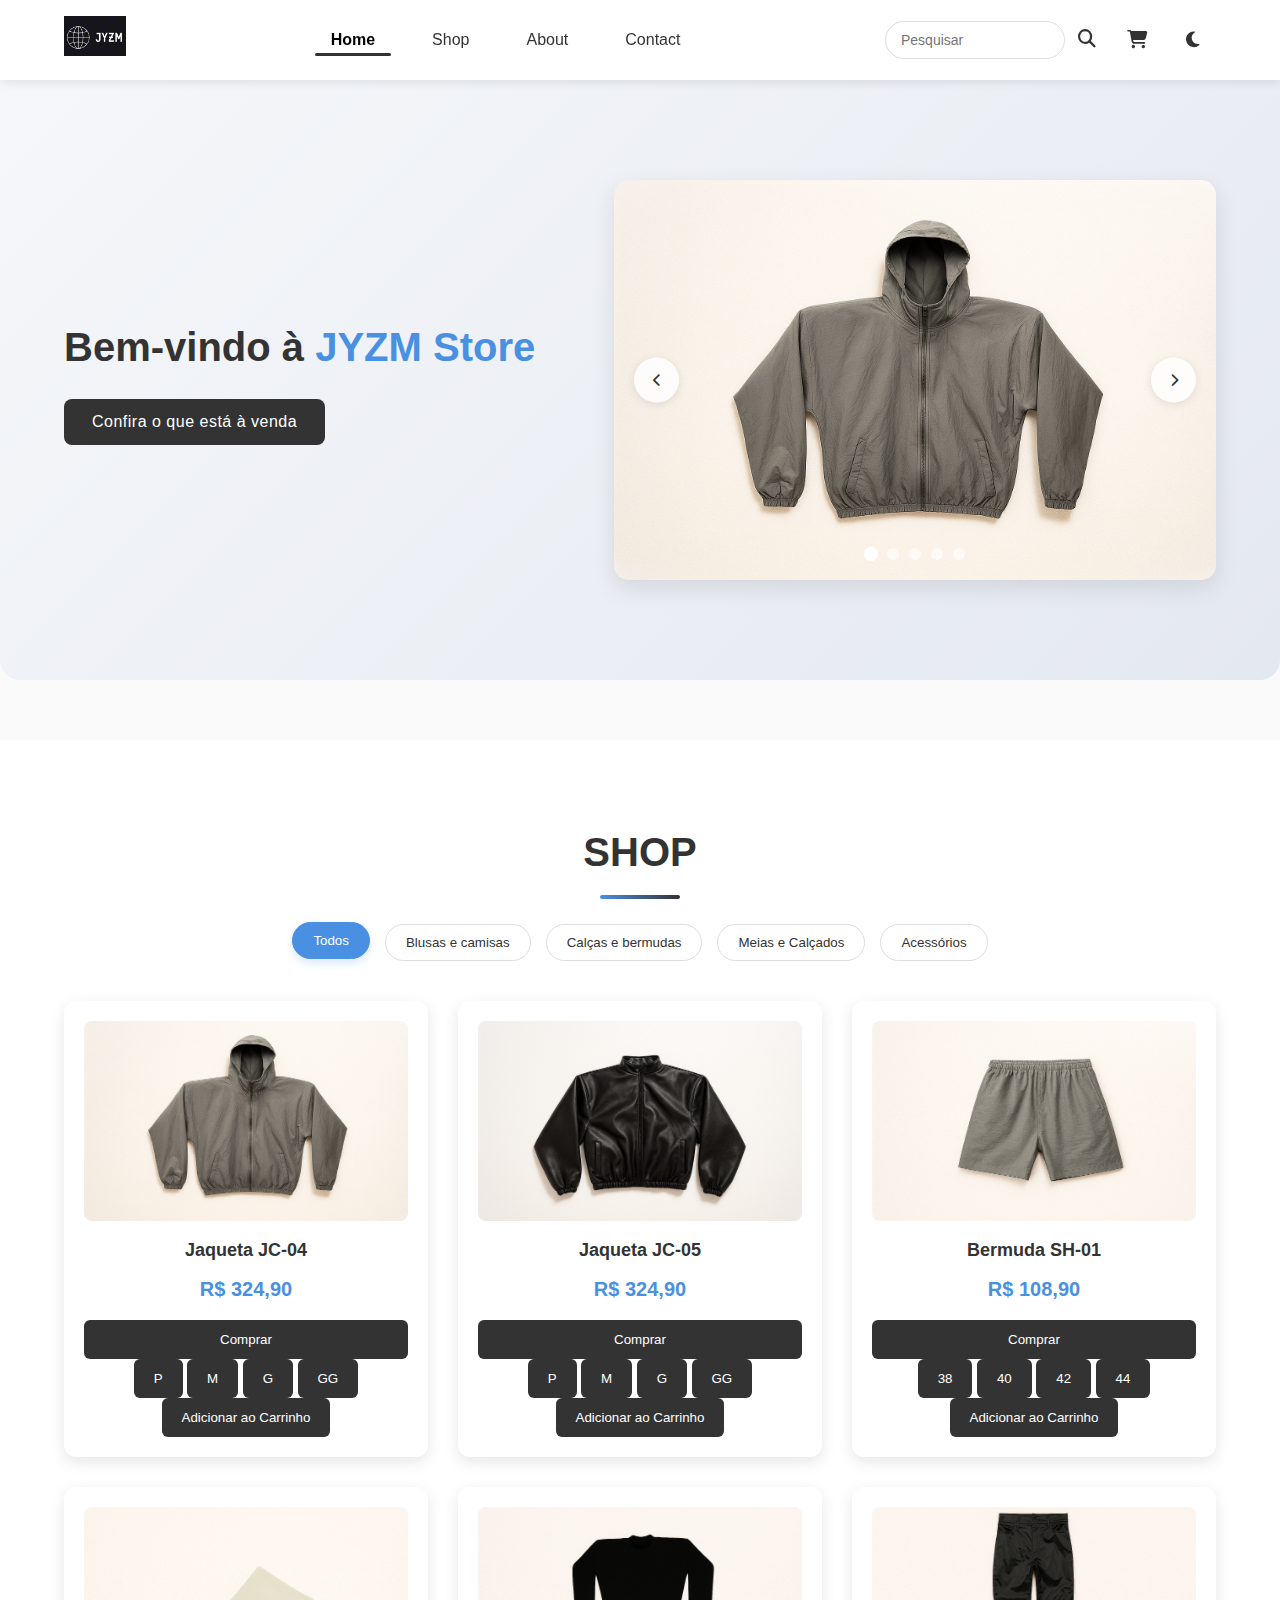
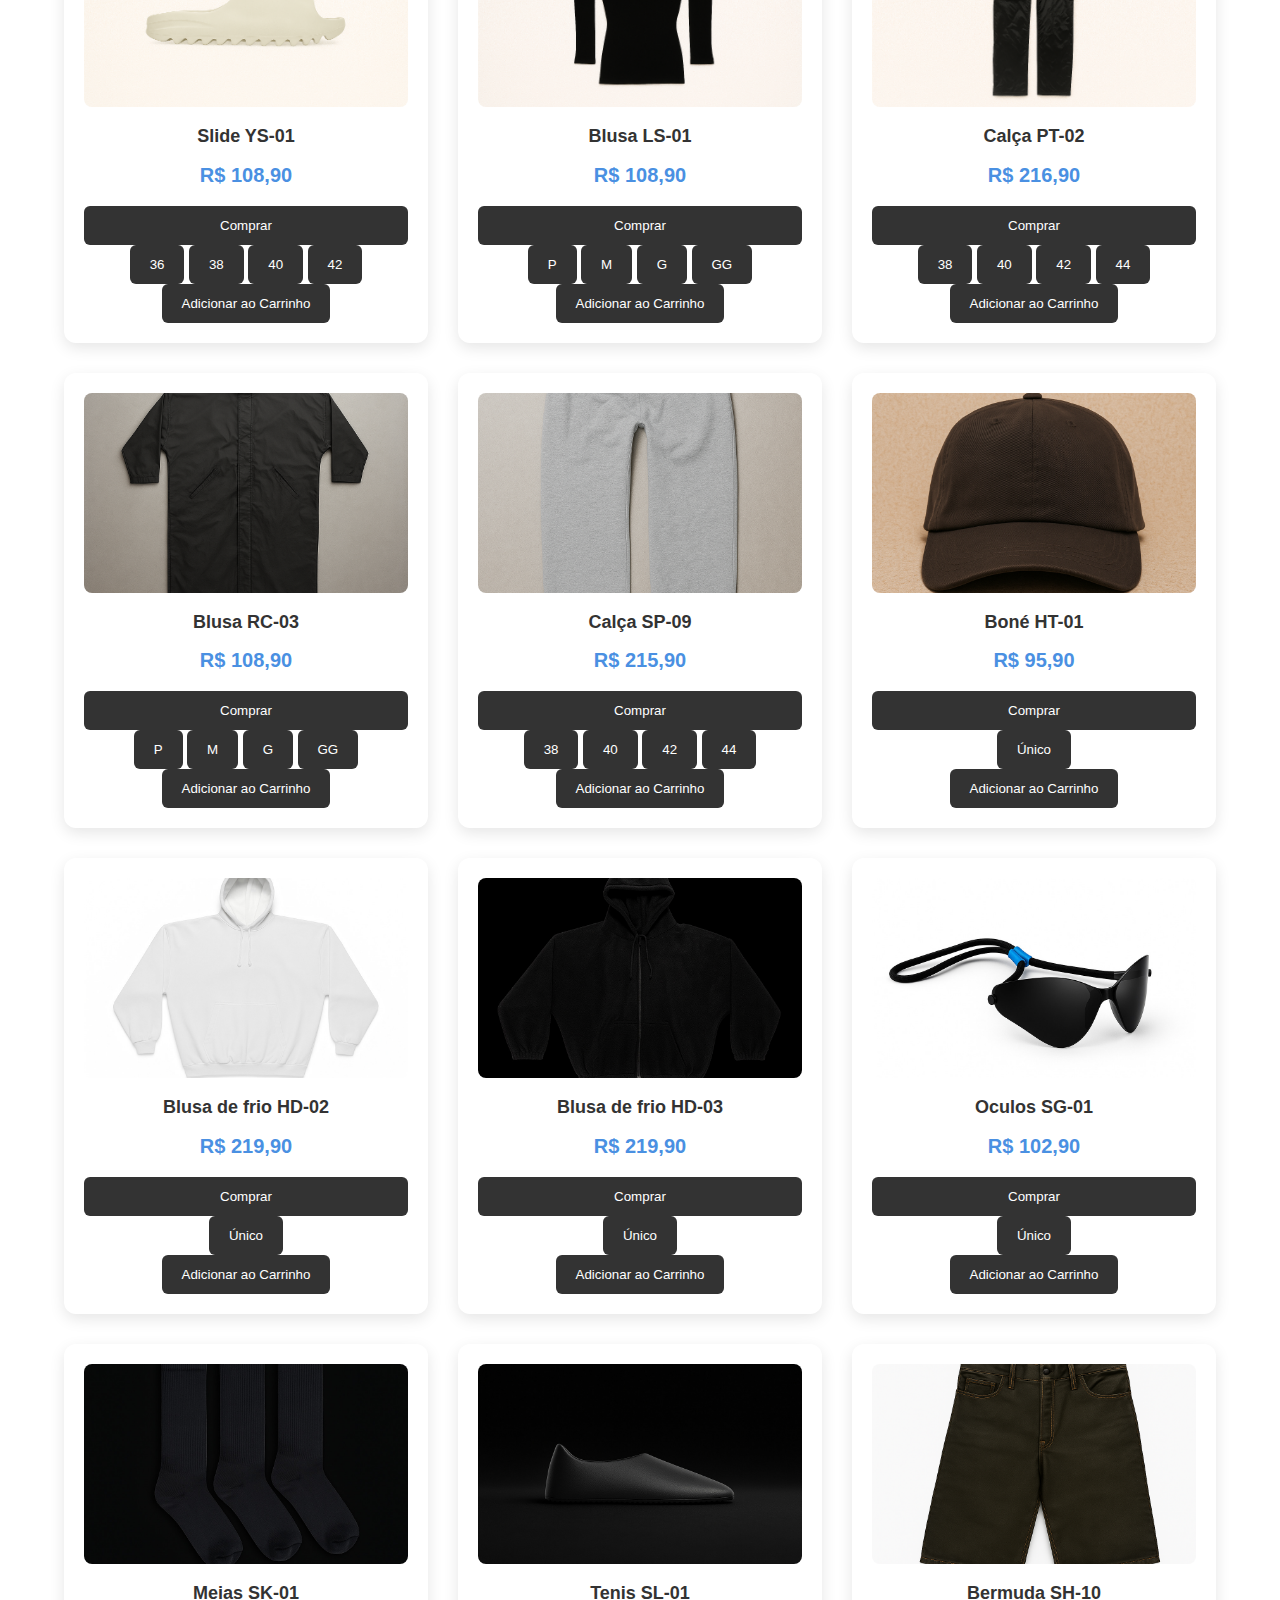
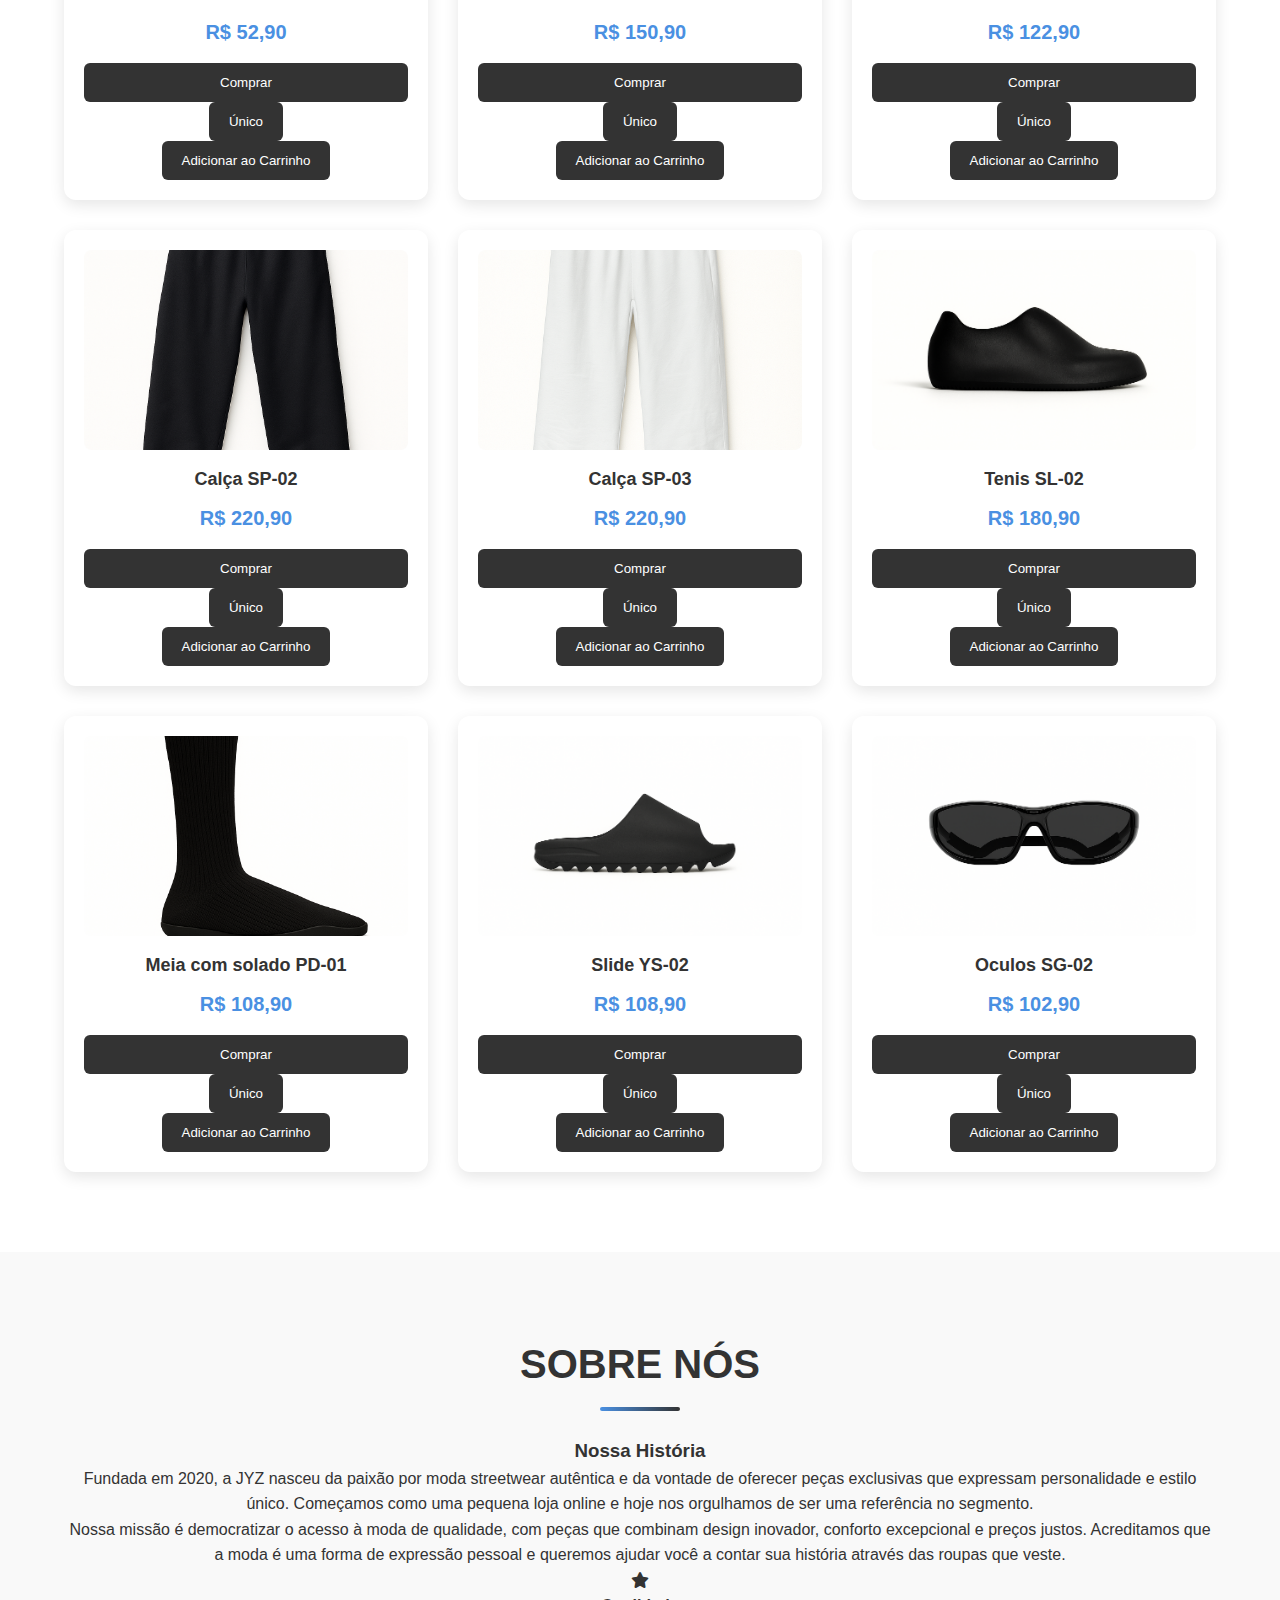
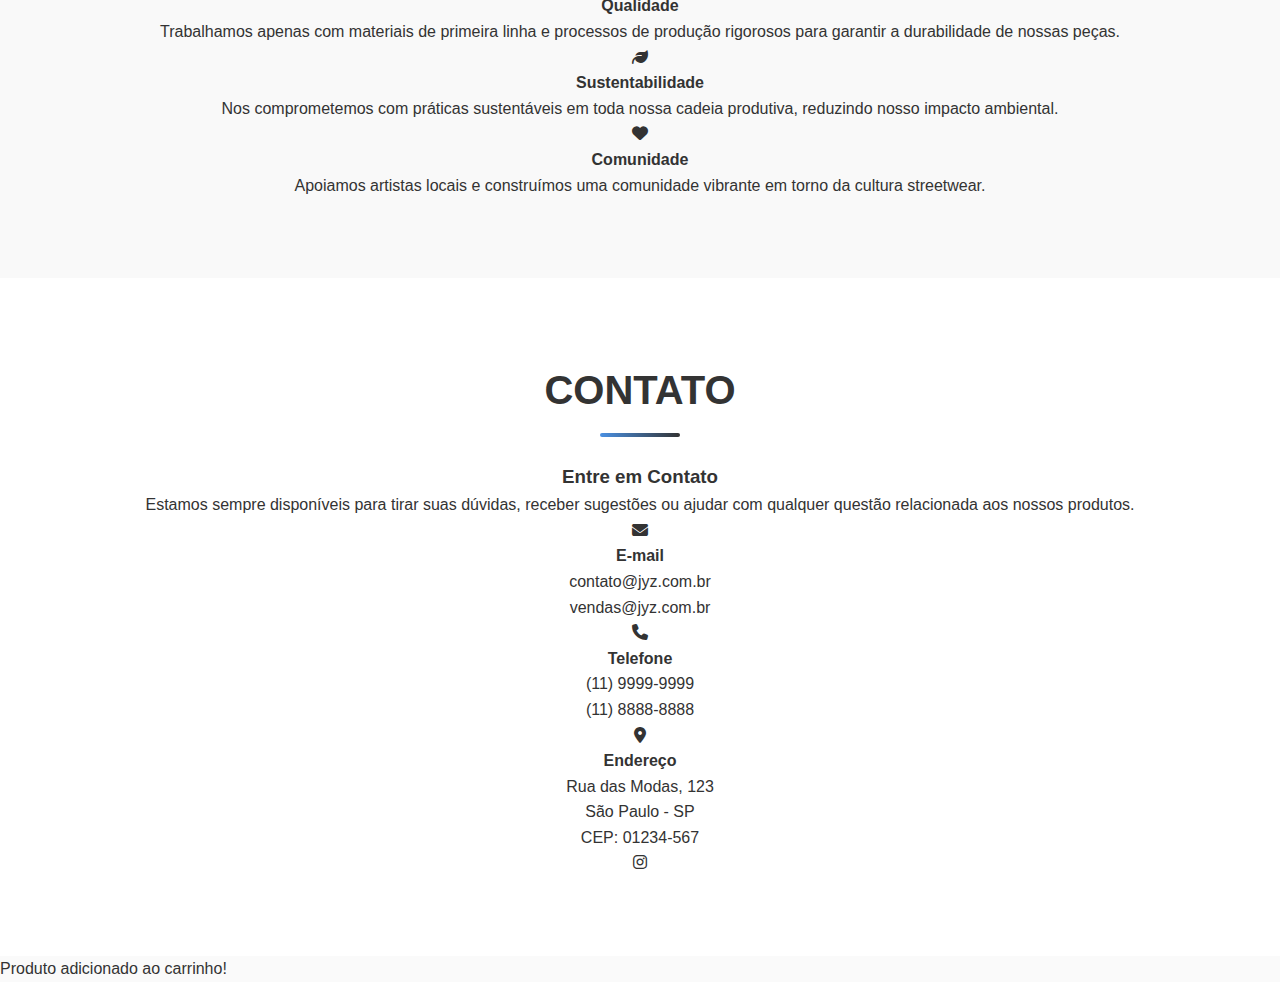
<file: jyz/index.html>
<!DOCTYPE html>
<html lang="pt-br">

<head>
    <meta charset="UTF-8">
    <meta name="viewport" content="width=device-width, initial-scale=1.0">
    <title>Jyz</title>
    <link rel="stylesheet" href="style.css">
    <!-- ICONS-->
    <link rel="stylesheet" href="https://cdnjs.cloudflare.com/ajax/libs/font-awesome/6.5.0/css/all.min.css" />
</head>

<body>
    <!--NAVBAR-->
    <nav class="navbar">
        <div class="logo">
            <img src="img/logojyz.png" alt="logo">
        </div>

        <button class="menu-toggle" aria-label="Abrir menu">
            <span></span>
            <span></span>
            <span></span>
        </button>

        <ul class="nav_itens">
            <li><a href="#home" class="active">Home</a></li>
            <li><a href="#shop">Shop</a></li>
            <li><a href="#about">About</a></li>
            <li><a href="#contact">Contact</a></li>
        </ul>

        <div class="icons">
            <div class="search-container">
                <input type="text" placeholder="Pesquisar" class="inputFilter">
                <i class="fas fa-search"></i>
            </div>
            <div class="cart-icon-container">
                <i class="fas fa-shopping-cart" id="cartIcon"></i>
                <span class="cart-counter">0</span>
            </div>
            <button class="theme-toggle" id="themeToggle" aria-label="Alternar modo claro/escuro">
                <i class="fas fa-moon"></i>
            </button>
        </div>
    </nav>

    <!-- Modal do Carrinho -->
    <div class="modal" id="cartModal">
        <div class="modal-content cart-modal">
            <span class="close-modal">&times;</span>
            <h2>Seu Carrinho</h2>

            <div class="cart-items" id="cartItems">
                <p class="empty-cart" id="emptyCart">Seu carrinho está vazio</p>
            </div>

            <div class="cart-summary">
                <div class="cart-totals">
                    <div class="cart-row">
                        <span>Subtotal:</span>
                        <span id="cartSubtotal">R$ 0,00</span>
                    </div>
                    <div class="cart-row">
                        <span>Frete:</span>
                        <span id="cartShipping">R$ 0,00</span>
                    </div>
                    <div class="cart-row total">
                        <span>Total:</span>
                        <span id="cartTotal">R$ 0,00</span>
                    </div>
                </div>

                <button class="checkout-btn" id="checkoutBtn">Finalizar Compra</button>
            </div>
        </div>
    </div>

    <!--HOME PAGE-->
    <div id="home" class="home_page">
        <div class="text_home">
            <h2>Bem-vindo à <span>JYZM Store</span></h2>
            <button class="home_button">Confira o que está à venda</button>
        </div>

        <div class="carousel-container">
            <img src="img/carrosel1.png" alt="Imagem 1" class="carousel-image active">
            <img src="img/carrosel5.png" class="carousel-image" alt="Imagem 2">
            <img src="img/carrosel3.png" class="carousel-image" alt="Imagem 3">
            <img src="img/carrosel2.png" class="carousel-image" alt="Imagem 4">
            <img src="img/carrosel8.png" alt="Imagem 5" class="carousel-image">

            <button class="carousel-control prev">
                <i class="fas fa-chevron-left"></i>
            </button>
            <button class="carousel-control next">
                <i class="fas fa-chevron-right"></i>
            </button>

            <div class="carousel-indicators">
                <div class="carousel-indicator active" data-index="0"></div>
                <div class="carousel-indicator" data-index="1"></div>
                <div class="carousel-indicator" data-index="2"></div>
                <div class="carousel-indicator" data-index="3"></div>
                <div class="carousel-indicator" data-index="4"></div>
            </div>
        </div>
    </div>

    <!--SHOP PAGE-->
    <section id="shop" class="shop_section">
        <h2 class="shop_title">SHOP</h2>

        <div class="shop_filters">
            <button class="filter-btn active" data-filter="all">Todos</button>
            <button class="filter-btn" data-filter="category1">Blusas e camisas</button>
            <button class="filter-btn" data-filter="category2">Calças e bermudas</button>
            <button class="filter-btn" data-filter="category3">Meias e Calçados</button>
            <button class="filter-btn" data-filter="category4">Acessórios</button>
        </div>

        <div class="product_grid">

            <!-- Produto 1 -->
            <div class=" product_card" data-category="category1">
                <img src="img/carrosel1.png" alt="Produto 1">
                <h3>Jaqueta JC-04</h3>
                <p>R$ 324,90</p>
                <button class="buy-btn">Comprar</button>
                <div class="size-selector">
                    <div class="size-options">
                        <button class="size-btn" data-size="P">P</button>
                        <button class="size-btn" data-size="M">M</button>
                        <button class="size-btn" data-size="G">G</button>
                        <button class="size-btn" data-size="GG">GG</button>
                    </div>
                    <button class="add-to-cart-btn">Adicionar ao Carrinho</button>
                </div>
            </div>
        
                


            <!-- Produto 2 -->
            <div class=" product_card" data-category="category1">
                <img src="img/carrosel2.png" alt="Produto 2">
                <h3>Jaqueta JC-05</h3>
                <p>R$ 324,90</p>
                <button class="buy-btn">Comprar</button>
                <div class="size-selector">
                    <div class="size-options">
                        <button class="size-btn" data-size="P">P</button>
                        <button class="size-btn" data-size="M">M</button>
                        <button class="size-btn" data-size="G">G</button>
                        <button class="size-btn" data-size="GG">GG</button>
                    </div>
                    <button class="add-to-cart-btn">Adicionar ao Carrinho</button>
                </div>
            </div>

            <!-- Produto 3 -->
            <div class="product_card" data-category="category2">
                <img src="img/carrosel3.png" alt="Produto 3">
                <h3>Bermuda SH-01</h3>
                <p>R$ 108,90</p>
                <button class="buy-btn">Comprar</button>
                <div class="size-selector">
                    <div class="size-options">
                        <button class="size-btn" data-size="38">38</button>
                        <button class="size-btn" data-size="40">40</button>
                        <button class="size-btn" data-size="42">42</button>
                        <button class="size-btn" data-size="44">44</button>
                    </div>
                    <button class="add-to-cart-btn">Adicionar ao Carrinho</button>
                </div>
            </div>

            <!-- Produto 4 -->
            <div class="product_card" data-category="category3">
                <img src="img/carrosel4.png" alt="Produto 4">
                <h3>Slide YS-01</h3>
                <p>R$ 108,90</p>
                <button class="buy-btn">Comprar</button>
                <div class="size-selector">
                    <div class="size-options">
                        <button class="size-btn" data-size="36">36</button>
                        <button class="size-btn" data-size="38">38</button>
                        <button class="size-btn" data-size="40">40</button>
                        <button class="size-btn" data-size="42">42</button>
                    </div>
                    <button class="add-to-cart-btn">Adicionar ao Carrinho</button>
                </div>
            </div>

            <!-- Produto 5 -->
            <div class="product_card" data-category="category1">
                <img src="img/carrosel5.png" alt="Produto 5">
                <h3>Blusa LS-01</h3>
                <p>R$ 108,90</p>
                <button class="buy-btn">Comprar</button>
                <div class="size-selector">
                    <div class="size-options">
                        <button class="size-btn" data-size="P">P</button>
                        <button class="size-btn" data-size="M">M</button>
                        <button class="size-btn" data-size="G">G</button>
                        <button class="size-btn" data-size="GG">GG</button>
                    </div>
                    <button class="add-to-cart-btn">Adicionar ao Carrinho</button>
                </div>
            </div>

            <!-- Produto 6 -->
            <div class="product_card" data-category="category2">
                <img src="img/carrosel6.png" alt="Produto 6">
                <h3>Calça PT-02</h3>
                <p>R$ 216,90</p>
                <button class="buy-btn">Comprar</button>
                <div class="size-selector">
                    <div class="size-options">
                        <button class="size-btn" data-size="38">38</button>
                        <button class="size-btn" data-size="40">40</button>
                        <button class="size-btn" data-size="42">42</button>
                        <button class="size-btn" data-size="44">44</button>
                    </div>
                    <button class="add-to-cart-btn">Adicionar ao Carrinho</button>
                </div>
            </div>

            <!-- Produto 7 -->
            <div class="product_card" data-category="category1">
                <img src="img/carrosel7.png" alt="Produto 7">
                <h3>Blusa RC-03</h3>
                <p>R$ 108,90</p>
                <button class="buy-btn">Comprar</button>
                <div class="size-selector">
                    <div class="size-options">
                        <button class="size-btn" data-size="P">P</button>
                        <button class="size-btn" data-size="M">M</button>
                        <button class="size-btn" data-size="G">G</button>
                        <button class="size-btn" data-size="GG">GG</button>
                    </div>
                    <button class="add-to-cart-btn">Adicionar ao Carrinho</button>
                </div>
            </div>

            <!-- Produto 8 -->
            <div class="product_card" data-category="category2">
                <img src="img/carrosel8.png" alt="Produto 8">
                <h3>Calça SP-09</h3>
                <p>R$ 215,90</p>
                <button class="buy-btn">Comprar</button>
                <div class="size-selector">
                    <div class="size-options">
                        <button class="size-btn" data-size="38">38</button>
                        <button class="size-btn" data-size="40">40</button>
                        <button class="size-btn" data-size="42">42</button>
                        <button class="size-btn" data-size="44">44</button>
                    </div>
                    <button class="add-to-cart-btn">Adicionar ao Carrinho</button>
                </div>
            </div>

            <!-- Produto 9 -->
            <div class="product_card" data-category="category4">
                <img src="img/carrosel9.png" alt="Produto 9">
                <h3>Boné HT-01</h3>
                <p>R$ 95,90</p>
                <button class="buy-btn">Comprar</button>
                <div class="size-selector">
                    <div class="size-options">
                        <button class="size-btn" data-size="Único">Único</button>
                    </div>
                    <button class="add-to-cart-btn">Adicionar ao Carrinho</button>
                </div>
            </div>

            <!-- Produto 10 -->
            <div class="product_card" data-category="category1">
                <img src="img/carrosel10.jpg" alt="Produto 10">
                <h3>Blusa de frio HD-02</h3>
                <p>R$ 219,90</p>
                <button class="buy-btn">Comprar</button>
                <div class="size-selector">
                    <div class="size-options">
                        <button class="size-btn" data-size="Único">Único</button>
                    </div>
                    <button class="add-to-cart-btn">Adicionar ao Carrinho</button>
                </div>
            </div>

            <!-- Produto 11 -->
            <div class="product_card" data-category="category1">
                <img src="img/carrosel11.jpg" alt="Produto 11">
                <h3>Blusa de frio HD-03</h3>
                <p>R$ 219,90</p>
                <button class="buy-btn">Comprar</button>
                <div class="size-selector">
                    <div class="size-options">
                        <button class="size-btn" data-size="Único">Único</button>
                    </div>
                    <button class="add-to-cart-btn">Adicionar ao Carrinho</button>
                </div>
            </div>

            <!-- Produto 12 -->
            <div class="product_card" data-category="category4">
                <img src="img/carrosel12.jpg" alt="Produto 12">
                <h3>Oculos SG-01</h3>
                <p>R$ 102,90</p>
                <button class="buy-btn">Comprar</button>
                <div class="size-selector">
                    <div class="size-options">
                        <button class="size-btn" data-size="Único">Único</button>
                    </div>
                    <button class="add-to-cart-btn">Adicionar ao Carrinho</button>
                </div>
            </div>

            <!-- Produto 13 -->
            <div class="product_card" data-category="category3">
                <img src="img/carrosel13.jpg" alt="Produto 13">
                <h3>Meias SK-01</h3>
                <p>R$ 52,90</p>
                <button class="buy-btn">Comprar</button>
                <div class="size-selector">
                    <div class="size-options">
                        <button class="size-btn" data-size="Único">Único</button>
                    </div>
                    <button class="add-to-cart-btn">Adicionar ao Carrinho</button>
                </div>
            </div>

            <!-- Produto 14 -->
            <div class="product_card" data-category="category3">
                <img src="img/carrosel14.jpg" alt="Produto 14">
                <h3>Tenis SL-01</h3>
                <p>R$ 150,90</p>
                <button class="buy-btn">Comprar</button>
                <div class="size-selector">
                    <div class="size-options">
                        <button class="size-btn" data-size="Único">Único</button>
                    </div>
                    <button class="add-to-cart-btn">Adicionar ao Carrinho</button>
                </div>
            </div>

            <!-- Produto 15 -->
            <div class="product_card" data-category="category2">
                <img src="img/carrosel15.png" alt="Produto 15">
                <h3>Bermuda SH-10</h3>
                <p>R$ 122,90</p>
                <button class="buy-btn">Comprar</button>
                <div class="size-selector">
                    <div class="size-options">
                        <button class="size-btn" data-size="Único">Único</button>
                    </div>
                    <button class="add-to-cart-btn">Adicionar ao Carrinho</button>
                </div>
            </div>

            <!-- Produto 16 -->
            <div class="product_card" data-category="category2">
                <img src="img/carrosel16.png" alt="Produto 16">
                <h3>Calça SP-02</h3>
                <p>R$ 220,90</p>
                <button class="buy-btn">Comprar</button>
                <div class="size-selector">
                    <div class="size-options">
                        <button class="size-btn" data-size="Único">Único</button>
                    </div>
                    <button class="add-to-cart-btn">Adicionar ao Carrinho</button>
                </div>
            </div>

            <!-- Produto 17 -->
            <div class="product_card" data-category="category2">
                <img src="img/carrosel17.png" alt="Produto 17">
                <h3>Calça SP-03</h3>
                <p>R$ 220,90</p>
                <button class="buy-btn">Comprar</button>
                <div class="size-selector">
                    <div class="size-options">
                        <button class="size-btn" data-size="Único">Único</button>
                    </div>
                    <button class="add-to-cart-btn">Adicionar ao Carrinho</button>
                </div>
            </div>

            <!-- Produto 18 -->
            <div class="product_card" data-category="category3">
                <img src="img/carrosel18.png" alt="Produto 18">
                <h3>Tenis SL-02 </h3>
                <p>R$ 180,90</p>
                <button class="buy-btn">Comprar</button>
                <div class="size-selector">
                    <div class="size-options">
                        <button class="size-btn" data-size="Único">Único</button>
                    </div>
                    <button class="add-to-cart-btn">Adicionar ao Carrinho</button>
                </div>
            </div>

            <!-- Produto 19 -->
            <div class="product_card" data-category="category3">
                <img src="img/carrosel19.png" alt="Produto 19">
                <h3>Meia com solado PD-01 </h3>
                <p>R$ 108,90</p>
                <button class="buy-btn">Comprar</button>
                <div class="size-selector">
                    <div class="size-options">
                        <button class="size-btn" data-size="Único">Único</button>
                    </div>
                    <button class="add-to-cart-btn">Adicionar ao Carrinho</button>
                </div>
            </div>

            <!-- Produto 20 -->
            <div class="product_card" data-category="category3">
                <img src="img/carrosel20.png" alt="Produto 20">
                <h3>Slide YS-02</h3>
                <p>R$ 108,90</p>
                <button class="buy-btn">Comprar</button>
                <div class="size-selector">
                    <div class="size-options">
                        <button class="size-btn" data-size="Único">Único</button>
                    </div>
                    <button class="add-to-cart-btn">Adicionar ao Carrinho</button>
                </div>
            </div>

            <!-- Produto 21 -->
            <div class="product_card" data-category="category4">
                <img src="img/carrosel21.png" alt="Produto 21">
                <h3>Oculos SG-02</h3>
                <p>R$ 102,90</p>
                <button class="buy-btn">Comprar</button>
                <div class="size-selector">
                    <div class="size-options">
                        <button class="size-btn" data-size="Único">Único</button>
                    </div>
                    <button class="add-to-cart-btn">Adicionar ao Carrinho</button>
                </div>
            </div>
        </div>
    </section>

    <!-- ABOUT SECTION MELHORADA -->
    <section id="about" class="about_section">
        <h2 class="shop_title">SOBRE NÓS</h2>
        <div class="about_content">
            <div class="about_text">
                <h3>Nossa História</h3>
                <p>Fundada em 2020, a JYZ nasceu da paixão por moda streetwear autêntica e da vontade de oferecer peças
                    exclusivas que expressam personalidade e estilo único. Começamos como uma pequena loja online e hoje
                    nos orgulhamos de ser uma referência no segmento.</p>
                <p>Nossa missão é democratizar o acesso à moda de qualidade, com peças que combinam design inovador,
                    conforto excepcional e preços justos. Acreditamos que a moda é uma forma de expressão pessoal e
                    queremos ajudar você a contar sua história através das roupas que veste.</p>
            </div>

            <div class="values">
                <div class="value_item">
                    <i class="fas fa-star"></i>
                    <h4>Qualidade</h4>
                    <p>Trabalhamos apenas com materiais de primeira linha e processos de produção rigorosos para
                        garantir a durabilidade de nossas peças.</p>
                </div>

                <div class="value_item">
                    <i class="fas fa-leaf"></i>
                    <h4>Sustentabilidade</h4>
                    <p>Nos comprometemos com práticas sustentáveis em toda nossa cadeia produtiva, reduzindo nosso
                        impacto ambiental.</p>
                </div>

                <div class="value_item">
                    <i class="fas fa-heart"></i>
                    <h4>Comunidade</h4>
                    <p>Apoiamos artistas locais e construímos uma comunidade vibrante em torno da cultura streetwear.
                    </p>
                </div>
            </div>
        </div>
    </section>

    <!-- CONTACT SECTION MELHORADA -->
    <section id="contact" class="contact_section">
        <h2 class="shop_title">CONTATO</h2>
        <div class="contact_content">
            <div class="contact_info">
                <h3>Entre em Contato</h3>
                <p>Estamos sempre disponíveis para tirar suas dúvidas, receber sugestões ou ajudar com qualquer questão
                    relacionada aos nossos produtos.</p>
            </div>

            <div class="contact_methods">
                <div class="contact_method">
                    <i class="fas fa-envelope"></i>
                    <h4>E-mail</h4>
                    <p>contato@jyz.com.br</p>
                    <p>vendas@jyz.com.br</p>
                </div>

                <div class="contact_method">
                    <i class="fas fa-phone"></i>
                    <h4>Telefone</h4>
                    <p>(11) 9999-9999</p>
                    <p>(11) 8888-8888</p>
                </div>

                <div class="contact_method">
                    <i class="fas fa-map-marker-alt"></i>
                    <h4>Endereço</h4>
                    <p>Rua das Modas, 123</p>
                    <p>São Paulo - SP</p>
                    <p>CEP: 01234-567</p>
                </div>
            </div>

            <div class="social_links">
                <a href="#"><i class="fab fa-instagram"></i></a>
            </div>
        </div>
    </section>

    <!-- Notificação de produto adicionado -->
    <div class="cart-notification" id="cartNotification">
        Produto adicionado ao carrinho!
    </div>
    <script src="script.js"></script>
</body>

</html>
</file>
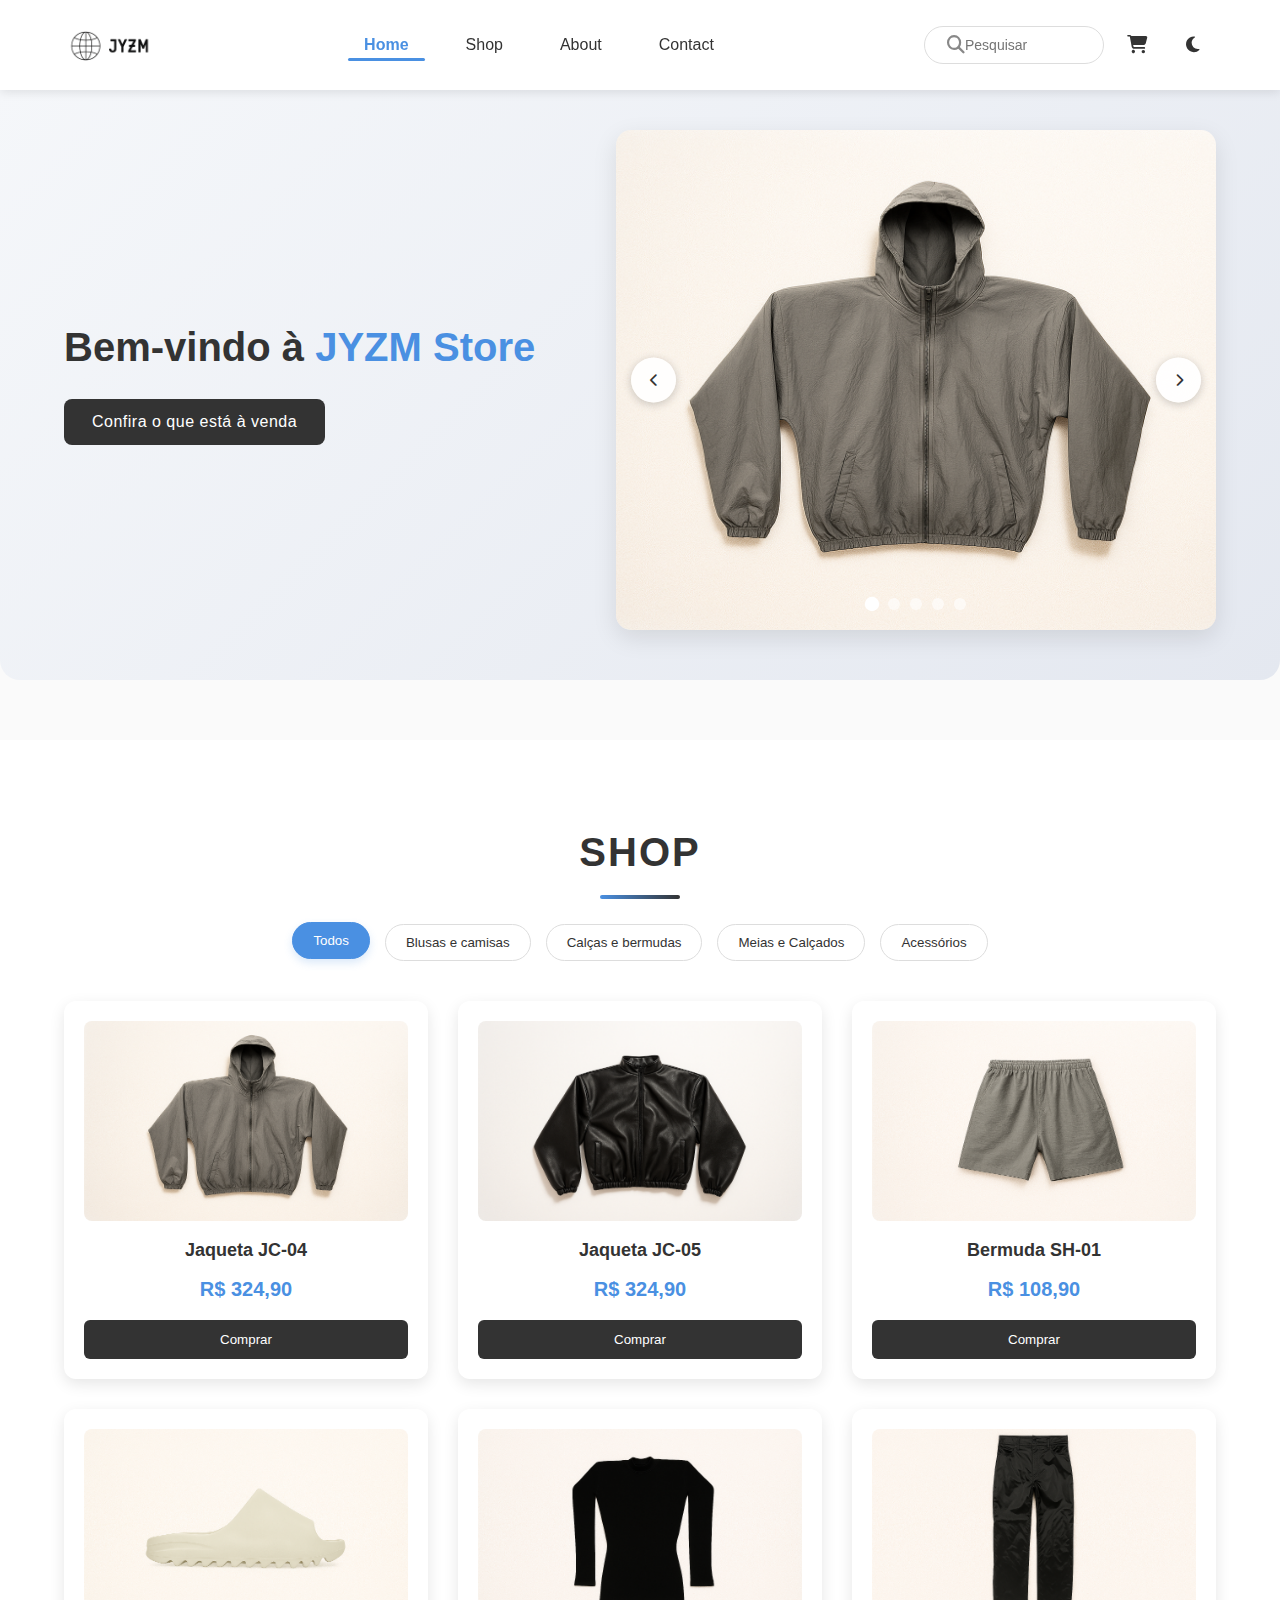
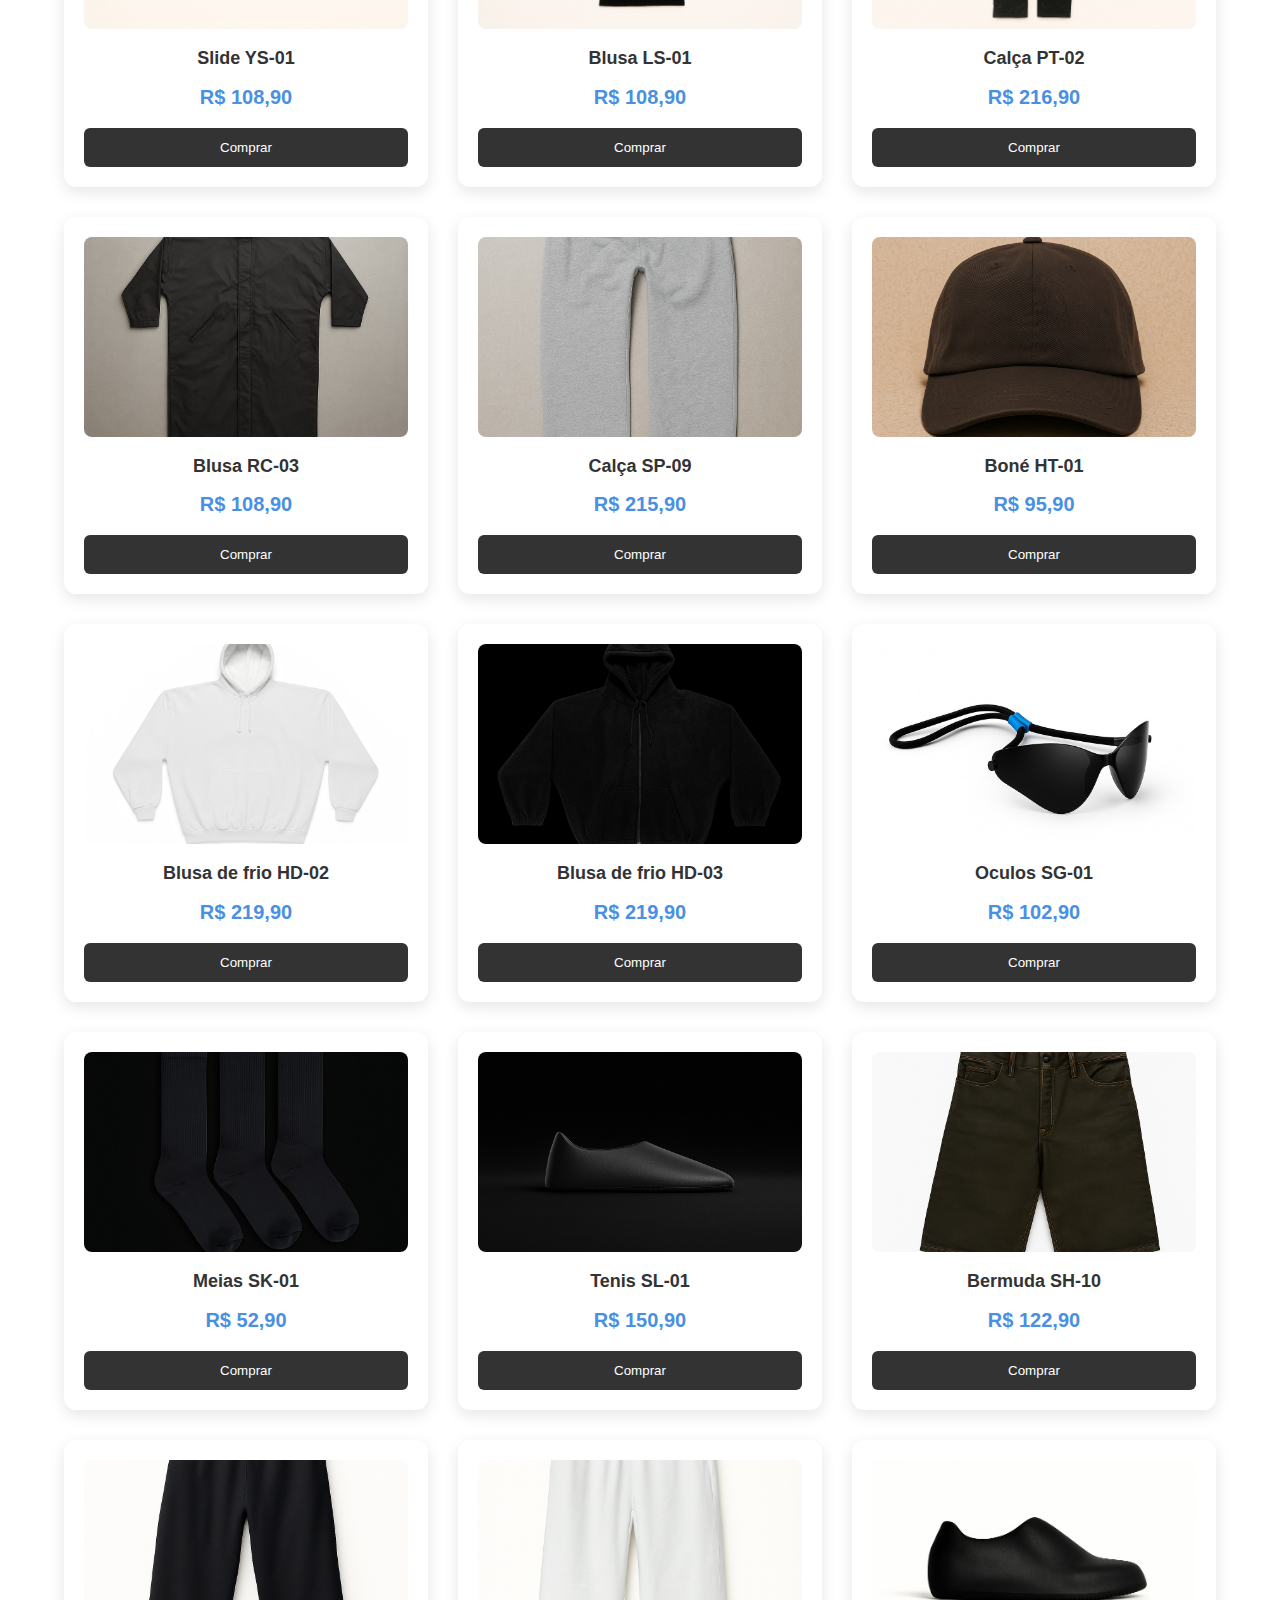
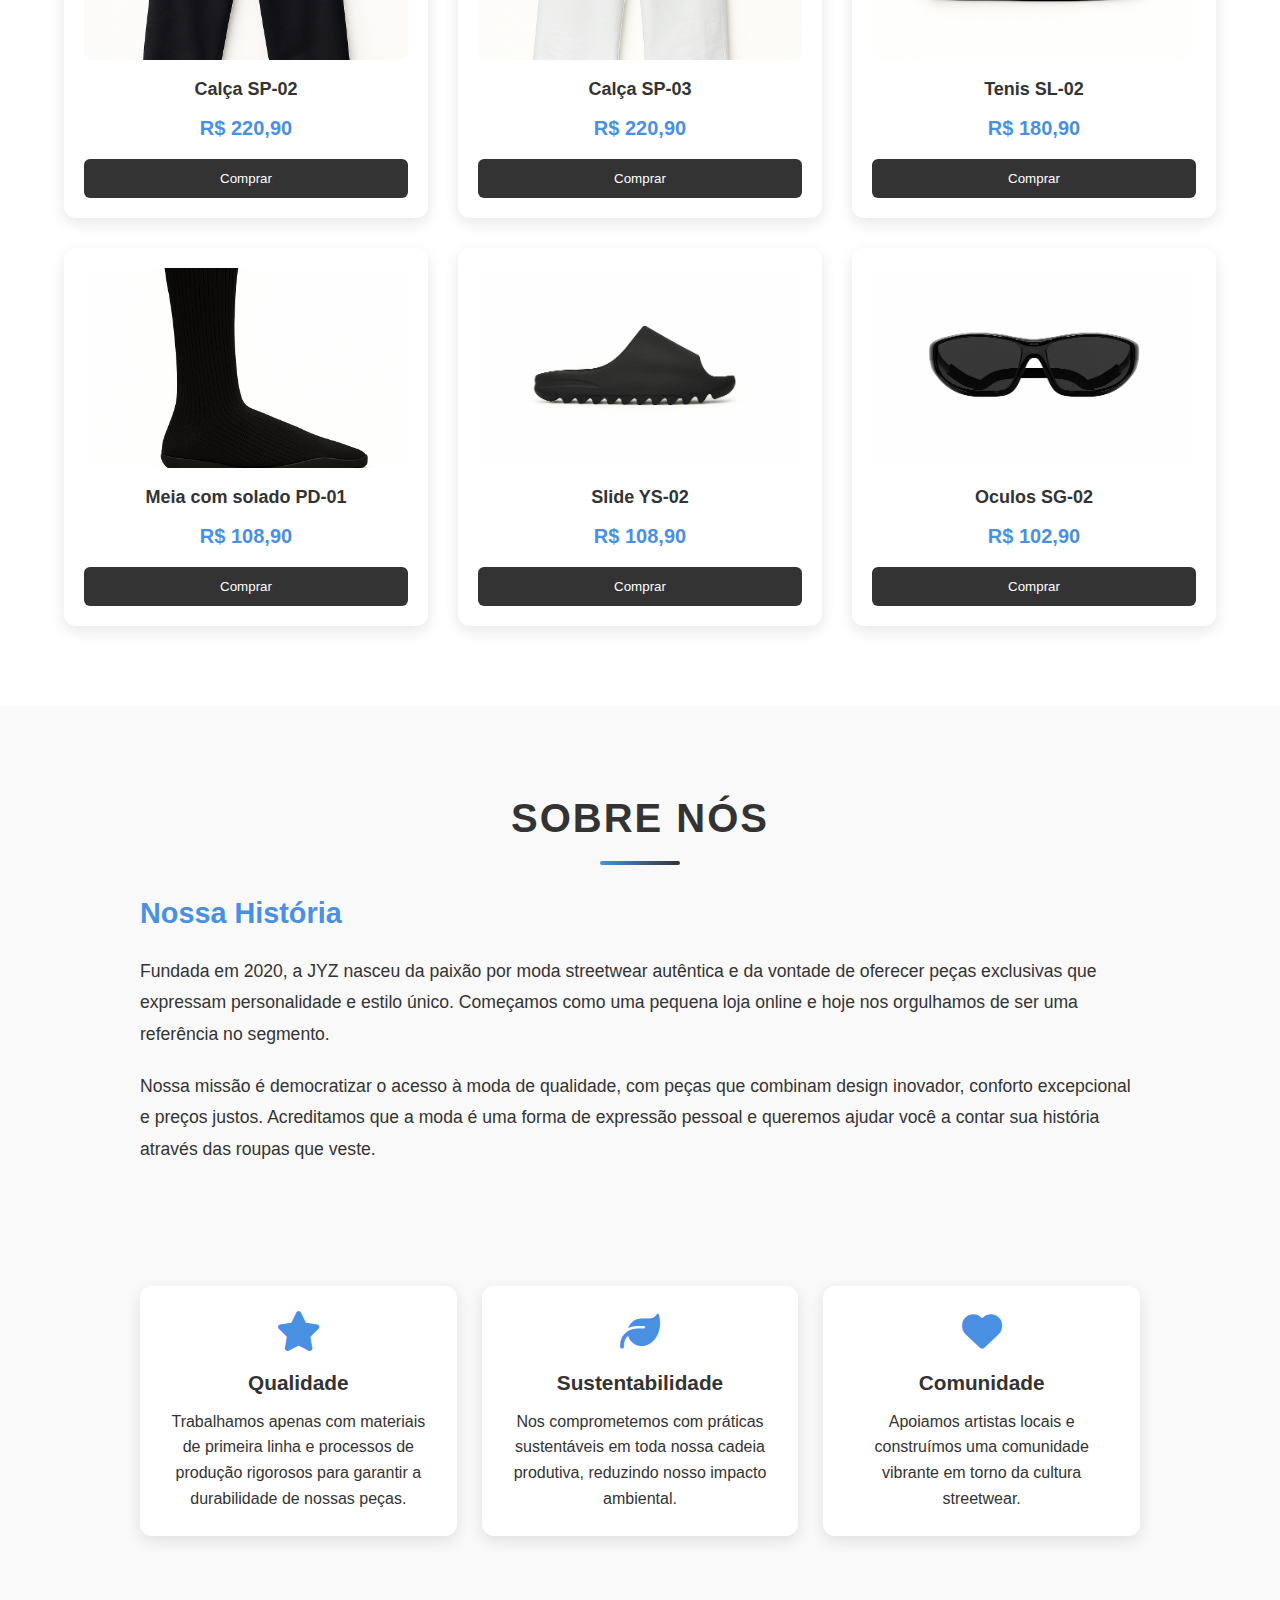
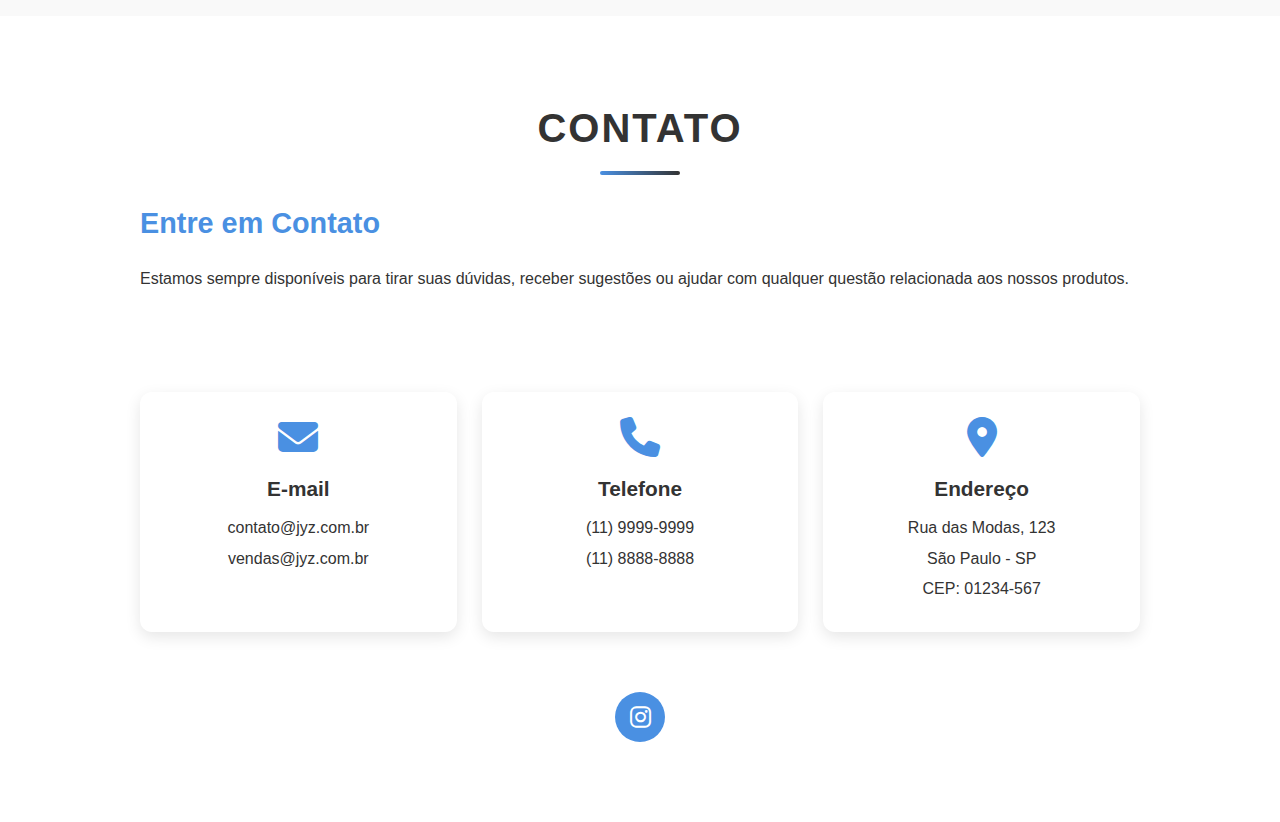
<file: jyzm/JYZM/jyz/index.html>
<!DOCTYPE html>
<html lang="pt-br">

<head>
    <meta charset="UTF-8">
    <meta name="viewport" content="width=device-width, initial-scale=1.0">
    <title>Jyz</title>
    <link rel="stylesheet" href="style.css">
    <!-- ICONS-->
    <link rel="stylesheet" href="https://cdnjs.cloudflare.com/ajax/libs/font-awesome/6.5.0/css/all.min.css" />
    <link rel="manifest" href="manifest.json">
</head>

<body>
    <!--NAVBAR-->
    <nav class="navbar">
        <div class="logo">
            <img src="img/logojyzclaro.png" alt="logo">
        </div>

        <button class="menu-toggle" aria-label="Abrir menu">
            <span></span>
            <span></span>
            <span></span>
        </button>

        <ul class="nav_itens">
            <li><a href="#home" class="active">Home</a></li>
            <li><a href="#shop">Shop</a></li>
            <li><a href="#about">About</a></li>
            <li><a href="#contact">Contact</a></li>
        </ul>

        <div class="icons">
            <div class="search-container">
                <input type="text" placeholder="Pesquisar" class="inputFilter">
                <i class="fas fa-search"></i>
            </div>
            <div class="cart-icon-container">
                <i class="fas fa-shopping-cart" id="cartIcon"></i>
                <span class="cart-counter">0</span>
            </div>
            <button class="theme-toggle" id="themeToggle" aria-label="Alternar modo claro/escuro">
                <i class="fas fa-moon"></i>
            </button>
        </div>
    </nav>

    <!-- Modal do Carrinho -->
    <div class="modal" id="cartModal">
        <div class="modal-content cart-modal">
            <span class="close-modal">&times;</span>
            <h2>Seu Carrinho</h2>

            <div class="cart-items" id="cartItems">
                <p class="empty-cart" id="emptyCart">Seu carrinho está vazio</p>
            </div>

            <div class="cart-summary">
                <div class="cart-totals">
                    <div class="cart-row">
                        <span>Subtotal:</span>
                        <span id="cartSubtotal">R$ 0,00</span>
                    </div>
                    <div class="cart-row">
                        <span>Frete:</span>
                        <span id="cartShipping">R$ 0,00</span>
                    </div>
                    <div class="cart-row total">
                        <span>Total:</span>
                        <span id="cartTotal">R$ 0,00</span>
                    </div>
                </div>

                <button class="checkout-btn" id="checkoutBtn">Finalizar Compra</button>
            </div>
        </div>
    </div>

    <!--HOME PAGE-->
    <div id="home" class="home_page">
        <div class="text_home">
            <h2>Bem-vindo à <span>JYZM Store</span></h2>
            <button class="home_button">Confira o que está à venda</button>
        </div>

        <div class="carousel-container">
            <img src="img/carrosel1.png" alt="Imagem 1" class="carousel-image active">
            <img src="img/carrosel5.png" class="carousel-image" alt="Imagem 2">
            <img src="img/carrosel3.png" class="carousel-image" alt="Imagem 3">
            <img src="img/carrosel2.png" class="carousel-image" alt="Imagem 4">
            <img src="img/carrosel8.png" alt="Imagem 5" class="carousel-image">

            <button class="carousel-control prev">
                <i class="fas fa-chevron-left"></i>
            </button>
            <button class="carousel-control next">
                <i class="fas fa-chevron-right"></i>
            </button>

            <div class="carousel-indicators">
                <div class="carousel-indicator active" data-index="0"></div>
                <div class="carousel-indicator" data-index="1"></div>
                <div class="carousel-indicator" data-index="2"></div>
                <div class="carousel-indicator" data-index="3"></div>
                <div class="carousel-indicator" data-index="4"></div>
            </div>
        </div>
    </div>

    <!--SHOP PAGE-->
    <section id="shop" class="shop_section">
        <h2 class="shop_title">SHOP</h2>

        <div class="shop_filters">
            <button class="filter-btn active" data-filter="all">Todos</button>
            <button class="filter-btn" data-filter="category1">Blusas e camisas</button>
            <button class="filter-btn" data-filter="category2">Calças e bermudas</button>
            <button class="filter-btn" data-filter="category3">Meias e Calçados</button>
            <button class="filter-btn" data-filter="category4">Acessórios</button>
        </div>

        <div class="product_grid">

            <!-- Produto 1 -->
            <div class=" product_card" data-category="category1">
                <img src="img/carrosel1.png" alt="Produto 1">
                <h3>Jaqueta JC-04</h3>
                <p>R$ 324,90</p>
                <button class="buy-btn">Comprar</button>
                <div class="size-selector">
                    <div class="size-options">
                        <button class="size-btn" data-size="P">P</button>
                        <button class="size-btn" data-size="M">M</button>
                        <button class="size-btn" data-size="G">G</button>
                        <button class="size-btn" data-size="GG">GG</button>
                    </div>
                    <button class="add-to-cart-btn">Adicionar ao Carrinho</button>
                </div>
            </div>
        
                


            <!-- Produto 2 -->
            <div class=" product_card" data-category="category1">
                <img src="img/carrosel2.png" alt="Produto 2">
                <h3>Jaqueta JC-05</h3>
                <p>R$ 324,90</p>
                <button class="buy-btn">Comprar</button>
                <div class="size-selector">
                    <div class="size-options">
                        <button class="size-btn" data-size="P">P</button>
                        <button class="size-btn" data-size="M">M</button>
                        <button class="size-btn" data-size="G">G</button>
                        <button class="size-btn" data-size="GG">GG</button>
                    </div>
                    <button class="add-to-cart-btn">Adicionar ao Carrinho</button>
                </div>
            </div>

            <!-- Produto 3 -->
            <div class="product_card" data-category="category2">
                <img src="img/carrosel3.png" alt="Produto 3">
                <h3>Bermuda SH-01</h3>
                <p>R$ 108,90</p>
                <button class="buy-btn">Comprar</button>
                <div class="size-selector">
                    <div class="size-options">
                        <button class="size-btn" data-size="38">38</button>
                        <button class="size-btn" data-size="40">40</button>
                        <button class="size-btn" data-size="42">42</button>
                        <button class="size-btn" data-size="44">44</button>
                    </div>
                    <button class="add-to-cart-btn">Adicionar ao Carrinho</button>
                </div>
            </div>

            <!-- Produto 4 -->
            <div class="product_card" data-category="category3">
                <img src="img/carrosel4.png" alt="Produto 4">
                <h3>Slide YS-01</h3>
                <p>R$ 108,90</p>
                <button class="buy-btn">Comprar</button>
                <div class="size-selector">
                    <div class="size-options">
                        <button class="size-btn" data-size="36">36</button>
                        <button class="size-btn" data-size="38">38</button>
                        <button class="size-btn" data-size="40">40</button>
                        <button class="size-btn" data-size="42">42</button>
                    </div>
                    <button class="add-to-cart-btn">Adicionar ao Carrinho</button>
                </div>
            </div>

            <!-- Produto 5 -->
            <div class="product_card" data-category="category1">
                <img src="img/carrosel5.png" alt="Produto 5">
                <h3>Blusa LS-01</h3>
                <p>R$ 108,90</p>
                <button class="buy-btn">Comprar</button>
                <div class="size-selector">
                    <div class="size-options">
                        <button class="size-btn" data-size="P">P</button>
                        <button class="size-btn" data-size="M">M</button>
                        <button class="size-btn" data-size="G">G</button>
                        <button class="size-btn" data-size="GG">GG</button>
                    </div>
                    <button class="add-to-cart-btn">Adicionar ao Carrinho</button>
                </div>
            </div>

            <!-- Produto 6 -->
            <div class="product_card" data-category="category2">
                <img src="img/carrosel6.png" alt="Produto 6">
                <h3>Calça PT-02</h3>
                <p>R$ 216,90</p>
                <button class="buy-btn">Comprar</button>
                <div class="size-selector">
                    <div class="size-options">
                        <button class="size-btn" data-size="38">38</button>
                        <button class="size-btn" data-size="40">40</button>
                        <button class="size-btn" data-size="42">42</button>
                        <button class="size-btn" data-size="44">44</button>
                    </div>
                    <button class="add-to-cart-btn">Adicionar ao Carrinho</button>
                </div>
            </div>

            <!-- Produto 7 -->
            <div class="product_card" data-category="category1">
                <img src="img/carrosel7.png" alt="Produto 7">
                <h3>Blusa RC-03</h3>
                <p>R$ 108,90</p>
                <button class="buy-btn">Comprar</button>
                <div class="size-selector">
                    <div class="size-options">
                        <button class="size-btn" data-size="P">P</button>
                        <button class="size-btn" data-size="M">M</button>
                        <button class="size-btn" data-size="G">G</button>
                        <button class="size-btn" data-size="GG">GG</button>
                    </div>
                    <button class="add-to-cart-btn">Adicionar ao Carrinho</button>
                </div>
            </div>

            <!-- Produto 8 -->
            <div class="product_card" data-category="category2">
                <img src="img/carrosel8.png" alt="Produto 8">
                <h3>Calça SP-09</h3>
                <p>R$ 215,90</p>
                <button class="buy-btn">Comprar</button>
                <div class="size-selector">
                    <div class="size-options">
                        <button class="size-btn" data-size="38">38</button>
                        <button class="size-btn" data-size="40">40</button>
                        <button class="size-btn" data-size="42">42</button>
                        <button class="size-btn" data-size="44">44</button>
                    </div>
                    <button class="add-to-cart-btn">Adicionar ao Carrinho</button>
                </div>
            </div>

            <!-- Produto 9 -->
            <div class="product_card" data-category="category4">
                <img src="img/carrosel9.png" alt="Produto 9">
                <h3>Boné HT-01</h3>
                <p>R$ 95,90</p>
                <button class="buy-btn">Comprar</button>
                <div class="size-selector">
                    <div class="size-options">
                        <button class="size-btn" data-size="Único">Único</button>
                    </div>
                    <button class="add-to-cart-btn">Adicionar ao Carrinho</button>
                </div>
            </div>

            <!-- Produto 10 -->
            <div class="product_card" data-category="category1">
                <img src="img/carrosel10.jpg" alt="Produto 10">
                <h3>Blusa de frio HD-02</h3>
                <p>R$ 219,90</p>
                <button class="buy-btn">Comprar</button>
                <div class="size-selector">
                    <div class="size-options">
                        <button class="size-btn" data-size="Único">Único</button>
                    </div>
                    <button class="add-to-cart-btn">Adicionar ao Carrinho</button>
                </div>
            </div>

            <!-- Produto 11 -->
            <div class="product_card" data-category="category1">
                <img src="img/carrosel11.jpg" alt="Produto 11">
                <h3>Blusa de frio HD-03</h3>
                <p>R$ 219,90</p>
                <button class="buy-btn">Comprar</button>
                <div class="size-selector">
                    <div class="size-options">
                        <button class="size-btn" data-size="Único">Único</button>
                    </div>
                    <button class="add-to-cart-btn">Adicionar ao Carrinho</button>
                </div>
            </div>

            <!-- Produto 12 -->
            <div class="product_card" data-category="category4">
                <img src="img/carrosel12.jpg" alt="Produto 12">
                <h3>Oculos SG-01</h3>
                <p>R$ 102,90</p>
                <button class="buy-btn">Comprar</button>
                <div class="size-selector">
                    <div class="size-options">
                        <button class="size-btn" data-size="Único">Único</button>
                    </div>
                    <button class="add-to-cart-btn">Adicionar ao Carrinho</button>
                </div>
            </div>

            <!-- Produto 13 -->
            <div class="product_card" data-category="category3">
                <img src="img/carrosel13.jpg" alt="Produto 13">
                <h3>Meias SK-01</h3>
                <p>R$ 52,90</p>
                <button class="buy-btn">Comprar</button>
                <div class="size-selector">
                    <div class="size-options">
                        <button class="size-btn" data-size="Único">Único</button>
                    </div>
                    <button class="add-to-cart-btn">Adicionar ao Carrinho</button>
                </div>
            </div>

            <!-- Produto 14 -->
            <div class="product_card" data-category="category3">
                <img src="img/carrosel14.jpg" alt="Produto 14">
                <h3>Tenis SL-01</h3>
                <p>R$ 150,90</p>
                <button class="buy-btn">Comprar</button>
                <div class="size-selector">
                    <div class="size-options">
                        <button class="size-btn" data-size="Único">Único</button>
                    </div>
                    <button class="add-to-cart-btn">Adicionar ao Carrinho</button>
                </div>
            </div>

            <!-- Produto 15 -->
            <div class="product_card" data-category="category2">
                <img src="img/carrosel15.png" alt="Produto 15">
                <h3>Bermuda SH-10</h3>
                <p>R$ 122,90</p>
                <button class="buy-btn">Comprar</button>
                <div class="size-selector">
                    <div class="size-options">
                        <button class="size-btn" data-size="Único">Único</button>
                    </div>
                    <button class="add-to-cart-btn">Adicionar ao Carrinho</button>
                </div>
            </div>

            <!-- Produto 16 -->
            <div class="product_card" data-category="category2">
                <img src="img/carrosel16.png" alt="Produto 16">
                <h3>Calça SP-02</h3>
                <p>R$ 220,90</p>
                <button class="buy-btn">Comprar</button>
                <div class="size-selector">
                    <div class="size-options">
                        <button class="size-btn" data-size="Único">Único</button>
                    </div>
                    <button class="add-to-cart-btn">Adicionar ao Carrinho</button>
                </div>
            </div>

            <!-- Produto 17 -->
            <div class="product_card" data-category="category2">
                <img src="img/carrosel17.png" alt="Produto 17">
                <h3>Calça SP-03</h3>
                <p>R$ 220,90</p>
                <button class="buy-btn">Comprar</button>
                <div class="size-selector">
                    <div class="size-options">
                        <button class="size-btn" data-size="Único">Único</button>
                    </div>
                    <button class="add-to-cart-btn">Adicionar ao Carrinho</button>
                </div>
            </div>

            <!-- Produto 18 -->
            <div class="product_card" data-category="category3">
                <img src="img/carrosel18.png" alt="Produto 18">
                <h3>Tenis SL-02 </h3>
                <p>R$ 180,90</p>
                <button class="buy-btn">Comprar</button>
                <div class="size-selector">
                    <div class="size-options">
                        <button class="size-btn" data-size="Único">Único</button>
                    </div>
                    <button class="add-to-cart-btn">Adicionar ao Carrinho</button>
                </div>
            </div>

            <!-- Produto 19 -->
            <div class="product_card" data-category="category3">
                <img src="img/carrosel19.png" alt="Produto 19">
                <h3>Meia com solado PD-01 </h3>
                <p>R$ 108,90</p>
                <button class="buy-btn">Comprar</button>
                <div class="size-selector">
                    <div class="size-options">
                        <button class="size-btn" data-size="Único">Único</button>
                    </div>
                    <button class="add-to-cart-btn">Adicionar ao Carrinho</button>
                </div>
            </div>

            <!-- Produto 20 -->
            <div class="product_card" data-category="category3">
                <img src="img/carrosel20.png" alt="Produto 20">
                <h3>Slide YS-02</h3>
                <p>R$ 108,90</p>
                <button class="buy-btn">Comprar</button>
                <div class="size-selector">
                    <div class="size-options">
                        <button class="size-btn" data-size="Único">Único</button>
                    </div>
                    <button class="add-to-cart-btn">Adicionar ao Carrinho</button>
                </div>
            </div>

            <!-- Produto 21 -->
            <div class="product_card" data-category="category4">
                <img src="img/carrosel21.png" alt="Produto 21">
                <h3>Oculos SG-02</h3>
                <p>R$ 102,90</p>
                <button class="buy-btn">Comprar</button>
                <div class="size-selector">
                    <div class="size-options">
                        <button class="size-btn" data-size="Único">Único</button>
                    </div>
                    <button class="add-to-cart-btn">Adicionar ao Carrinho</button>
                </div>
            </div>
        </div>
    </section>

    <!-- ABOUT SECTION MELHORADA -->
    <section id="about" class="about_section">
        <h2 class="shop_title">SOBRE NÓS</h2>
        <div class="about_content">
            <div class="about_text">
                <h3>Nossa História</h3>
                <p>Fundada em 2020, a JYZ nasceu da paixão por moda streetwear autêntica e da vontade de oferecer peças
                    exclusivas que expressam personalidade e estilo único. Começamos como uma pequena loja online e hoje
                    nos orgulhamos de ser uma referência no segmento.</p>
                <p>Nossa missão é democratizar o acesso à moda de qualidade, com peças que combinam design inovador,
                    conforto excepcional e preços justos. Acreditamos que a moda é uma forma de expressão pessoal e
                    queremos ajudar você a contar sua história através das roupas que veste.</p>
            </div>

            <div class="values">
                <div class="value_item">
                    <i class="fas fa-star"></i>
                    <h4>Qualidade</h4>
                    <p>Trabalhamos apenas com materiais de primeira linha e processos de produção rigorosos para
                        garantir a durabilidade de nossas peças.</p>
                </div>

                <div class="value_item">
                    <i class="fas fa-leaf"></i>
                    <h4>Sustentabilidade</h4>
                    <p>Nos comprometemos com práticas sustentáveis em toda nossa cadeia produtiva, reduzindo nosso
                        impacto ambiental.</p>
                </div>

                <div class="value_item">
                    <i class="fas fa-heart"></i>
                    <h4>Comunidade</h4>
                    <p>Apoiamos artistas locais e construímos uma comunidade vibrante em torno da cultura streetwear.
                    </p>
                </div>
            </div>
        </div>
    </section>

    <!-- CONTACT SECTION MELHORADA -->
    <section id="contact" class="contact_section">
        <h2 class="shop_title">CONTATO</h2>
        <div class="contact_content">
            <div class="contact_info">
                <h3>Entre em Contato</h3>
                <p>Estamos sempre disponíveis para tirar suas dúvidas, receber sugestões ou ajudar com qualquer questão
                    relacionada aos nossos produtos.</p>
            </div>

            <div class="contact_methods">
                <div class="contact_method">
                    <i class="fas fa-envelope"></i>
                    <h4>E-mail</h4>
                    <p>contato@jyz.com.br</p>
                    <p>vendas@jyz.com.br</p>
                </div>

                <div class="contact_method">
                    <i class="fas fa-phone"></i>
                    <h4>Telefone</h4>
                    <p>(11) 9999-9999</p>
                    <p>(11) 8888-8888</p>
                </div>

                <div class="contact_method">
                    <i class="fas fa-map-marker-alt"></i>
                    <h4>Endereço</h4>
                    <p>Rua das Modas, 123</p>
                    <p>São Paulo - SP</p>
                    <p>CEP: 01234-567</p>
                </div>
            </div>

            <div class="social_links">
                <a href="#"><i class="fab fa-instagram"></i></a>
            </div>
        </div>
    </section>

    <!-- Notificação de produto adicionado -->
    <div class="cart-notification" id="cartNotification">
        Produto adicionado ao carrinho!
    </div>
    <script src="script.js"></script>
</body>

</html>
</file>
<file: jyz/style.css>
* {
            margin: 0;
            padding: 0;
            box-sizing: border-box;
        }

        /* ===== Chrome, Edge e Safari ===== */
    ::-webkit-scrollbar {
        width: 8px; /* largura da barra */
    }

    ::-webkit-scrollbar-track {
        background: transparent; /* fundo da barra */
    }

    ::-webkit-scrollbar-thumb {
        background: #444; /* cor da parte arrastável */
        border-radius: 20px; /* arredondado */
    }

    ::-webkit-scrollbar-thumb:hover {
        background: #666; /* cor quando passa o mouse */
    }

     /* Variáveis para modo claro */
    :root {
        --bg-color: #fafafa;
        --text-color: #333;
        --navbar-bg: rgba(255, 255, 255, 0.95);
        --card-bg: white;
        --shadow-color: rgba(0, 0, 0, 0.1);
        --accent-color: #4a90e2;
        --button-bg: #333;
        --button-hover: #4a90e2;
        --input-bg: white;
        --input-border: #ddd;
        --section-bg: #fff;
        --section-alt-bg: #f9f9f9;
        --home-bg: linear-gradient(135deg, #f5f7fa 0%, #e4e8f0 100%);
    }

    /* Variáveis para modo escuro */
    [data-theme="dark"] {
        --bg-color: #1a1a1a;
        --text-color: #f0f0f0;
        --navbar-bg: rgba(26, 26, 26, 0.95);
        --card-bg: #2d2d2d;
        --shadow-color: rgba(0, 0, 0, 0.3);
        --accent-color: #5fa8ff;
        --button-bg: #f0f0f0;
        --button-hover: #5fa8ff;
        --button-text: #1a1a1a;
        --input-bg: #2d2d2d;
        --input-border: #444;
        --section-bg: #2d2d2d;
        --section-alt-bg: #252525;
        --home-bg: linear-gradient(135deg, #2d3748 0%, #1a202c 100%);
    }

        body {
            font-family: 'Segoe UI', Tahoma, Geneva, Verdana, sans-serif;
            padding-top: 80px;
            color: var(--text-color);
            line-height: 1.6;
            background-color: var(--bg-color);
            transition: background-color 0.3s ease, color 0.3s ease;
            scroll-behavior: smooth;
            
        }

        a {
            text-decoration: none;
            color: inherit;
            
        }

        /* Navbar container */
        .navbar {
            display: flex;
            justify-content: space-between;
            align-items: center;
            padding: 15px 5%;
            background-color: var(--navbar-bg);
            box-shadow: 0 2px 10px var(--shadow-color);
            position: fixed;
            top: 0;
            left: 0;
            width: 100%;
            z-index: 1000;
            transition: all 0.4s ease;
            backdrop-filter: blur(10px);
        }

        .navbar.scrolled {
            padding: 10px 5%;
            box-shadow: 0 4px 12px var(--shadow-color);
        }

        /* Logo */
        .logo img {
            height: 40px;
            transition: all 0.3s ease;
        }

        .navbar.scrolled .logo img {
            height: 35px;
        }

        /* Itens do menu */
        .nav_itens {
            display: flex;
            gap: 25px;
            list-style: none;
        }

        /* Links */
        .nav_itens a {
            cursor: pointer;
            color: var(--text-color);
            font-weight: 500;
            padding: 8px 16px;
            border-radius: 8px;
            position: relative;
            transition: all 0.3s ease;
        }

        /* Hover moderno */
        .nav_itens a::before {
            content: "";
            position: absolute;
            width: 0%;
            height: 3px;
            left: 0;
            bottom: 0;
            background-color: var(--text-color);
            transition: width 0.3s ease;
            border-radius: 5px;
        }

        .nav_itens a:hover::before {
            width: 100%;
        }

        .nav_itens a:hover {
            color: #000;
        }

        /* Link ativo */
        .nav_itens a.active {
            font-weight: 600;
            color: #000;
        }

        .nav_itens a.active::before {
            width: 100%;
        }

        /* Ícones */
        .icons {
            display: flex;
            align-items: center;
            gap: 15px;
            font-size: 18px;
        }

        .icons i {
            cursor: pointer;
            transition: color 0.3s;
            padding: 8px;
        }

        .icons i:hover {
            color: #555;
            background-color: rgba(0, 0, 0, 0.05);
            border-radius: 50%;
        }

        .inputFilter {
            padding: 10px 15px;
            border-radius: 20px;
            background-color: var(--input-bg);
            border: 1px solid var(--input-border);
            color: var(--text-color);
            outline: none;
            transition: all 0.3s;
            width: 180px;
            font-size: 14px;
        }

        .inputFilter:focus {
            width: 220px;
            border-color: #999;
            box-shadow: 0 0 0 2px rgba(0, 0, 0, 0.1);
        }

        /* HOME PAGE */
        .home_page {
            min-height: 600px;
            display: flex;
            justify-content: space-between;
            align-items: center;
            padding: 0 5%;
            background: var(--home-bg);
            gap: 50px;
            margin-bottom: 60px;
            border-radius: 0 0 20px 20px;
        }

        /* Texto */
        .text_home {
            flex: 1;
            max-width: 500px;
        }

        .text_home h2 {
            font-size: 2.5rem;
            margin-bottom: 20px;
            color: var(--text-color);
        }

        .text_home h2 span {
            color: var(--accent-color);
            font-weight: 700;
        }

        .home_button {
            padding: 14px 28px;
            background-color: var(--button-bg);
            color: var(--button-text, white);
            border: none;
            cursor: pointer;
            font-size: 16px;
            transition: all 0.3s;
            border-radius: 8px;
            font-weight: 500;
            letter-spacing: 0.5px;
        }

        .home_button:hover {
            background-color: var(--button-hover);
            transform: translateY(-3px);
            box-shadow: 0 5px 15px rgba(74, 144, 226, 0.3);
        }

        /* Carrossel melhorado */
        .carousel-container {
            position: relative;
            flex: 1;
            height: 400px;
            overflow: hidden;
            border-radius: 15px;
            box-shadow: 0 8px 25px rgba(0, 0, 0, 0.1);
        }

        .carousel-image {
            position: absolute;
            top: 0;
            left: 0;
            width: 100%;
            height: 100%;
            object-fit: cover;
            opacity: 0;
            transition: opacity 0.8s ease-in-out;
        }

        .carousel-image.active {
            opacity: 1;
        }

        .carousel-control {
            position: absolute;
            top: 50%;
            transform: translateY(-50%);
            background-color: rgba(255, 255, 255, 0.8);
            color: #333;
            border: none;
            width: 45px;
            height: 45px;
            border-radius: 50%;
            display: flex;
            align-items: center;
            justify-content: center;
            cursor: pointer;
            z-index: 10;
            transition: all 0.3s;
            box-shadow: 0 2px 10px rgba(0, 0, 0, 0.1);
        }

        .carousel-control:hover {
            background-color: rgba(255, 255, 255, 1);
            transform: translateY(-50%) scale(1.05);
        }

        .carousel-control.prev {
            left: 20px;
        }

        .carousel-control.next {
            right: 20px;
        }

        .carousel-indicators {
            position: absolute;
            bottom: 20px;
            left: 50%;
            transform: translateX(-50%);
            display: flex;
            gap: 10px;
            z-index: 10;
        }

        .carousel-indicator {
            width: 12px;
            height: 12px;
            border-radius: 50%;
            background-color: rgba(255, 255, 255, 0.6);
            cursor: pointer;
            transition: all 0.3s;
        }

        .carousel-indicator.active {
            background-color: white;
            transform: scale(1.2);
        }

        /* Seção SHOP */
        .shop_section {
            padding: 80px 5%;
            background-color: var(--section-bg);
            text-align: center;
        }

        .shop_title {
            font-size: 2.5rem;
            margin-bottom: 40px;
            position: relative;
            display: inline-block;
            color: var(--text-color);
        }

        .shop_title::after {
            content: "";
            position: absolute;
            bottom: -15px;
            left: 50%;
            transform: translateX(-50%);
            width: 80px;
            height: 4px;
            background: linear-gradient(to right, var(--accent-color), var(--button-bg));
            border-radius: 2px;
        }

        /* Filtros */
        .shop_filters {
            margin-bottom: 40px;
            display: flex;
            justify-content: center;
            gap: 15px;
            flex-wrap: wrap;
        }

        .filter-btn {
            padding: 10px 20px;
            background: var(--card-bg);
            color: var(--text-color);
            border: 1px solid var(--input-border);
            border-radius: 25px;
            cursor: pointer;
            transition: all 0.3s;
            font-weight: 500;
        }

        .filter-btn.active, .filter-btn:hover {
            background-color: var(--accent-color);
            border-color: var(--accent-color);
            color: white;
            transform: translateY(-2px);
            box-shadow: 0 4px 8px rgba(74, 144, 226, 0.2);
        }

        /* Grade de produtos */
        .product_grid {
            display: grid;
            grid-template-columns: repeat(auto-fill, minmax(280px, 1fr));
            gap: 30px;
            max-width: 1200px;
            margin: 0 auto;
        }

        /* Card individual */
        .product_card {
            background-color: var(--card-bg);
            box-shadow: 0 5px 15px var(--shadow-color);
            border-radius: 12px;
            padding: 20px;
            transition: all 0.3s;
            display: flex;
            flex-direction: column;
            overflow: hidden;
            position: relative;
        }

        .product_card::before {
            content: "";
            position: absolute;
            top: 0;
            left: 0;
            width: 100%;
            height: 5px;
            background: linear-gradient(to right, var(--accent-color), var(--button-bg));
            transform: scaleX(0);
            transform-origin: left;
            transition: transform 0.3s ease;
        }

        .product_card:hover::before {
            transform: scaleX(1);
        }

        .product_card:hover {
            transform: translateY(-8px);
            box-shadow: 0 12px 25px var(--shadow-color);
        }

        .product_card img {
            width: 100%;
            height: 200px;
            object-fit: cover;
            border-radius: 8px;
            margin-bottom: 15px;
            transition: transform 0.3s;
        }

        .product_card:hover img {
            transform: scale(1.03);
        }

        .product_card h3 {
            font-size: 18px;
            margin-bottom: 8px;
            flex-grow: 1;
            color: var(--text-color);
        }

        .product_card p {
            font-size: 1.25rem;
            color: var(--accent-color);
            margin-bottom: 15px;
            font-weight: bold;
        }

        .product_card button {
            padding: 12px 20px;
            background-color: var(--button-bg);
            color: var(--button-text, white);
            border: none;
            cursor: pointer;
            border-radius: 6px;
            transition: all 0.3s;
            margin-top: auto;
            font-weight: 500;
        }

        .product_card button:hover {
            background-color: var(--button-hover);
            transform: translateY(-2px);
        }

        /* Modal de Login */
        .modal {
            display: none;
            position: fixed;
            top: 0;
            left: 0;
            width: 100%;
            height: 100%;
            background-color: rgba(0, 0, 0, 0.5);
            z-index: 2000;
            align-items: center;
            justify-content: center;
            backdrop-filter: blur(5px);
        }

        .modal-content {
            background-color: var(--card-bg);
            box-shadow: 0 10px 30px var(--shadow-color);
            padding: 35px;
            border-radius: 15px;
            width: 100%;
            max-width: 400px;
            position: relative;
            animation: modalFadeIn 0.3s ease;
        }

        @keyframes modalFadeIn {
            from {
                opacity: 0;
                transform: translateY(-50px);
            }
            to {
                opacity: 1;
                transform: translateY(0);
            }
        }

        .close-modal {
            position: absolute;
            top: 15px;
            right: 15px;
            font-size: 24px;
            cursor: pointer;
            color: #888;
            transition: color 0.3s;
        }

        .close-modal:hover {
            color: #333;
        }

        .modal h2 {
            margin-bottom: 25px;
            text-align: center;
            color: var(--text-color);
            font-size: 1.8rem;
        }

        .modal input {
            width: 100%;
            padding: 14px;
            margin-bottom: 18px;
            background-color: var(--input-bg);
            border: 1px solid var(--input-border);
            color: var(--text-color);
            border-radius: 8px;
            font-size: 15px;
            transition: border-color 0.3s;
        }

        .modal input:focus {
            border-color: #4a90e2;
            outline: none;
            box-shadow: 0 0 0 2px rgba(74, 144, 226, 0.2);
        }

        .modal button {
            width: 100%;
            padding: 14px;
            background-color: var(--button-bg);
            color: var(--button-text, white);
            border: none;
            border-radius: 8px;
            cursor: pointer;
            transition: background-color 0.3s;
            font-size: 16px;
            font-weight: 500;
            margin-top: 10px;
        }

        .modal button:hover {
            background-color: #4a90e2;
        }

        /* Seção ABOUT */
        #about {
            padding: 80px 5%;
            background-color: var(--section-alt-bg);
            text-align: center;
        }

        /* Seção CONTACT */
        #contact {
            padding: 80px 5%;
            background-color: var(--section-bg);
            text-align: center;
        }
         /* Botão de tema */
        .theme-toggle {
        background: none;
        border: none;
        cursor: pointer;
        font-size: 18px;
        padding: 8px;
        border-radius: 50%;
        transition: all 0.3s;
        color: var(--text-color);
        }

        .theme-toggle:hover {
        color: var(--accent-color);
        background-color: rgba(0, 0, 0, 0.05);
        }

        /* Responsividade */
        @media (max-width: 992px) {
            .home_page {
                flex-direction: column;
                height: auto;
                padding: 60px 5%;
            }
            
            .text_home {
                text-align: center;
                margin-bottom: 40px;
                max-width: 100%;
            }
            
            .carousel-container {
                width: 100%;
            }
            
            .product_grid {
                grid-template-columns: repeat(2, 1fr);
            }

            .nav_itens {
                gap: 15px;
            }
        }

        @media (max-width: 768px) {
            .navbar {
                padding: 12px 4%;
            }
            
            .nav_itens {
                gap: 10px;
            }
            
            .nav_itens a {
                padding: 6px 12px;
                font-size: 14px;
            }
            
            .inputFilter {
                width: 140px;
            }
            
            .inputFilter:focus {
                width: 160px;
            }
            
            .product_grid {
                grid-template-columns: 1fr;
            }
            
            .shop_filters {
                flex-direction: column;
                align-items: center;
            }

            .text_home h2 {
                font-size: 2rem;
            }

            .carousel-container {
                height: 350px;
            }

            .icons i {
                font-size: 16px;
            }
        }

        @media (max-width: 576px) {
            .nav_itens {
                display: none;
            }
            
            .home_page {
                padding: 40px 4%;
            }
            
            .text_home h2 {
                font-size: 1.8rem;
            }
            
            .carousel-container {
                height: 280px;
            }

            .shop_title {
                font-size: 2rem;
            }

            .modal-content {
                padding: 25px;
                margin: 0 15px;
            }
        }

        /* Menu mobile (hamburger) */
        .menu-toggle {
            display: none;
            flex-direction: column;
            justify-content: space-around;
            width: 30px;
            height: 25px;
            background: transparent;
            border: none;
            cursor: pointer;
            padding: 0;
            z-index: 10;
        }

        .menu-toggle span {
            width: 100%;
            height: 3px;
            background-color: #333;
            border-radius: 3px;
            transition: all 0.3s linear;
            position: relative;
            transform-origin: center;
        }

        @media (max-width: 576px) {
            .menu-toggle {
                display: flex;
            }

            .nav_itens {
                position: fixed;
                top: 0;
                left: 0;
                width: 100%;
                height: 100vh;
                background-color: var(--card-bg);
                flex-direction: column;
                justify-content: center;
                align-items: center;
                transform: translateX(-100%);
                transition: transform 0.3s ease-in-out;
                z-index: 5;
            }

            .nav_itens.active {
                transform: translateX(0);
            }

            .nav_itens a {
                font-size: 1.2rem;
                margin: 15px 0;
            }
        }
</file>
<file: jyzm/JYZM/jyz/style.css>
* {
            margin: 0;
            padding: 0;
            box-sizing: border-box;
        }

        :root {
            --bg-color: #fafafa;
            --text-color: #333;
            --navbar-bg: rgba(255, 255, 255, 0.95);
            --card-bg: white;
            --shadow-color: rgba(0, 0, 0, 0.1);
            --accent-color: #4a90e2;
            --button-bg: #333;
            --button-text: white;
            --button-hover: #4a90e2;
            --input-bg: white;
            --input-border: #ddd;
            --section-bg: #fff;
            --section-alt-bg: #f9f9f9;
            --home-bg: linear-gradient(135deg, #f5f7fa 0%, #e4e8f0 100%);
        }

        [data-theme="dark"] {
            --bg-color: #1a1a1a;
            --text-color: #f0f0f0;
            --navbar-bg: rgba(26, 26, 26, 0.95);
            --card-bg: #2d2d2d;
            --shadow-color: rgba(0, 0, 0, 0.3);
            --accent-color: #5fa8ff;
            --button-bg: #f0f0f0;
            --button-text: #1a1a1a;
            --button-hover: #5fa8ff;
            --input-bg: #3a3a3a;
            --input-border: #555;
            --section-bg: #2d2d2d;
            --section-alt-bg: #252525;
            --home-bg: linear-gradient(135deg, #2d3748 0%, #1a202c 100%);
        }
        .logo {
    display: flex !important;
    align-items: center;
}

.logo img {
    display: block !important;
    visibility: visible !important;
    opacity: 1 !important;
    max-width: 120px;
    height: auto;
}

/* Garantir que a logo seja visível em todos os temas */
[data-theme="dark"] .logo img {
    filter: brightness(0) invert(1); /* Torna a logo branca no dark mode */
}

[data-theme="light"] .logo img {
    filter: none;
}

        body {
            font-family: 'Segoe UI', Tahoma, Geneva, Verdana, sans-serif;
            padding-top: 80px;
            color: var(--text-color);
            line-height: 1.6;
            background-color: var(--bg-color);
            transition: background-color 0.3s ease, color 0.3s ease;
        }

        a {
            text-decoration: none;
            color: inherit;
        }

        /* NAVBAR */
        .navbar {
            display: flex;
            justify-content: space-between;
            align-items: center;
            padding: 15px 5%;
            background-color: var(--navbar-bg);
            box-shadow: 0 2px 10px var(--shadow-color);
            position: fixed;
            top: 0;
            left: 0;
            width: 100%;
            z-index: 1000;
            transition: all 0.4s ease;
            backdrop-filter: blur(10px);
        }

        .logo img {
            height: 60px;
            width: auto;
            transition: all 0.3s ease;
        }

        .nav_itens {
            display: flex;
            gap: 25px;
            list-style: none;
        }

        .nav_itens a {
            color: var(--text-color);
            font-weight: 500;
            padding: 8px 16px;
            border-radius: 8px;
            position: relative;
            transition: all 0.3s ease;
        }

        .nav_itens a::before {
            content: "";
            position: absolute;
            width: 0%;
            height: 3px;
            left: 0;
            bottom: 0;
            background-color: var(--text-color);
            transition: width 0.3s ease;
            border-radius: 5px;
        }

        .nav_itens a:hover::before {
            width: 100%;
        }

        .nav_itens a:hover {
            color: var(--accent-color);
        }

        .nav_itens a.active {
            font-weight: 600;
            color: var(--accent-color);
        }

        .nav_itens a.active::before {
            width: 100%;
            background-color: var(--accent-color);
        }

        /* ÍCONES */
        .icons {
            display: flex;
            align-items: center;
            gap: 15px;
            font-size: 18px;
        }

        .icons i, .icons button {
            cursor: pointer;
            transition: color 0.3s;
            padding: 8px;
            color: var(--text-color);
        }

        .icons i:hover, .icons button:hover {
            color: var(--accent-color);
            background-color: rgba(0, 0, 0, 0.05);
            border-radius: 50%;
        }

        .search-container {
            position: relative;
            display: flex;
            align-items: center;
        }

        .inputFilter {
            padding: 10px 15px 10px 40px;
            border-radius: 20px;
            background-color: var(--input-bg);
            border: 1px solid var(--input-border);
            color: var(--text-color);
            outline: none;
            transition: all 0.3s;
            width: 180px;
            font-size: 14px;
        }

        .search-container .fa-search {
            position: absolute;
            left: 15px;
            color: #888;
            z-index: 2;
        }

        .inputFilter:focus {
            width: 220px;
            border-color: var(--accent-color);
            box-shadow: 0 0 0 2px rgba(74, 144, 226, 0.1);
        }

        .cart-icon-container {
            position: relative;
        }

        .cart-counter {
            position: absolute;
            top: -5px;
            right: -5px;
            background-color: var(--accent-color);
            color: white;
            border-radius: 50%;
            width: 18px;
            height: 18px;
            font-size: 12px;
            display: flex;
            align-items: center;
            justify-content: center;
        }

        .menu-toggle {
            display: none;
            flex-direction: column;
            justify-content: space-around;
            width: 30px;
            height: 25px;
            background: transparent;
            border: none;
            cursor: pointer;
            padding: 0;
            z-index: 10;
        }

        .menu-toggle span {
            width: 100%;
            height: 3px;
            background-color: var(--text-color);
            border-radius: 3px;
            transition: all 0.3s linear;
            position: relative;
            transform-origin: center;
        }

        .menu-toggle.active span:nth-child(1) {
            transform: rotate(45deg) translate(5px, 5px);
        }

        .menu-toggle.active span:nth-child(2) {
            opacity: 0;
        }

        .menu-toggle.active span:nth-child(3) {
            transform: rotate(-45deg) translate(7px, -6px);
        }

        /* HOME PAGE - CARROSSEL GRANDE PARA MOBILE */
        .home_page {
            min-height: 600px;
            display: flex;
            justify-content: space-between;
            align-items: center;
            padding: 0 5%;
            background: var(--home-bg);
            gap: 50px;
            margin-bottom: 60px;
            border-radius: 0 0 20px 20px;
        }

        .text_home {
            flex: 1;
            max-width: 500px;
        }

        .text_home h2 {
            font-size: 2.5rem;
            margin-bottom: 20px;
            color: var(--text-color);
        }

        .text_home h2 span {
            color: var(--accent-color);
            font-weight: 700;
        }

        .home_button {
            padding: 14px 28px;
            background-color: var(--button-bg);
            color: var(--button-text);
            border: none;
            cursor: pointer;
            font-size: 16px;
            transition: all 0.3s;
            border-radius: 8px;
            font-weight: 500;
            letter-spacing: 0.5px;
        }

        .home_button:hover {
            background-color: var(--button-hover);
            transform: translateY(-3px);
            box-shadow: 0 5px 15px rgba(74, 144, 226, 0.3);
        }

        /* CARROSSEL GRANDE PARA MOBILE */
        .carousel-container {
            position: relative;
            flex: 1;
            height: 500px;
            overflow: hidden;
            border-radius: 15px;
            box-shadow: 0 8px 25px rgba(0, 0, 0, 0.1);
            max-width: 600px;
            width: 100%;
        }

        .carousel-image {
            position: absolute;
            top: 0;
            left: 0;
            width: 100%;
            height: 100%;
            object-fit: cover;
            opacity: 0;
            transition: opacity 0.8s ease-in-out;
        }

        .carousel-image.active {
            opacity: 1;
        }

        .carousel-control {
            position: absolute;
            top: 50%;
            transform: translateY(-50%);
            background-color: rgba(255, 255, 255, 0.9);
            color: #333;
            border: none;
            width: 45px;
            height: 45px;
            border-radius: 50%;
            display: flex;
            align-items: center;
            justify-content: center;
            cursor: pointer;
            z-index: 10;
            transition: all 0.3s;
            box-shadow: 0 2px 10px rgba(0, 0, 0, 0.2);
        }

        .carousel-control:hover {
            background-color: rgba(255, 255, 255, 1);
            transform: translateY(-50%) scale(1.1);
        }

        .carousel-control.prev {
            left: 15px;
        }

        .carousel-control.next {
            right: 15px;
        }

        .carousel-indicators {
            position: absolute;
            bottom: 20px;
            left: 50%;
            transform: translateX(-50%);
            display: flex;
            gap: 10px;
            z-index: 10;
        }

        .carousel-indicator {
            width: 12px;
            height: 12px;
            border-radius: 50%;
            background-color: rgba(255, 255, 255, 0.6);
            cursor: pointer;
            transition: all 0.3s;
        }

        .carousel-indicator.active {
            background-color: white;
            transform: scale(1.2);
        }

        /* SHOP SECTION */
        .shop_section {
            padding: 80px 5%;
            background-color: var(--section-bg);
            text-align: center;
        }

        .shop_title {
            font-size: 2.5rem;
            margin-bottom: 40px;
            position: relative;
            display: inline-block;
            color: var(--text-color);
            text-transform: uppercase;
            letter-spacing: 2px;
        }

        .shop_title::after {
            content: "";
            position: absolute;
            bottom: -15px;
            left: 50%;
            transform: translateX(-50%);
            width: 80px;
            height: 4px;
            background: linear-gradient(to right, var(--accent-color), var(--button-bg));
            border-radius: 2px;
        }

        .shop_filters {
            margin-bottom: 40px;
            display: flex;
            justify-content: center;
            gap: 15px;
            flex-wrap: wrap;
        }

        .filter-btn {
            padding: 10px 20px;
            background: var(--card-bg);
            color: var(--text-color);
            border: 1px solid var(--input-border);
            border-radius: 25px;
            cursor: pointer;
            transition: all 0.3s;
            font-weight: 500;
        }

        .filter-btn.active, .filter-btn:hover {
            background-color: var(--accent-color);
            border-color: var(--accent-color);
            color: white;
            transform: translateY(-2px);
            box-shadow: 0 4px 8px rgba(74, 144, 226, 0.2);
        }

        .product_grid {
            display: grid;
            grid-template-columns: repeat(auto-fill, minmax(280px, 1fr));
            gap: 30px;
            max-width: 1200px;
            margin: 0 auto;
        }

        .product_card {
            background-color: var(--card-bg);
            box-shadow: 0 5px 15px var(--shadow-color);
            border-radius: 12px;
            padding: 20px;
            transition: all 0.3s;
            display: flex;
            flex-direction: column;
            overflow: hidden;
            position: relative;
        }

        .product_card::before {
            content: "";
            position: absolute;
            top: 0;
            left: 0;
            width: 100%;
            height: 5px;
            background: linear-gradient(to right, var(--accent-color), var(--button-bg));
            transform: scaleX(0);
            transform-origin: left;
            transition: transform 0.3s ease;
        }

        .product_card:hover::before {
            transform: scaleX(1);
        }

        .product_card:hover {
            transform: translateY(-8px);
            box-shadow: 0 12px 25px var(--shadow-color);
        }

        .product_card img {
            width: 100%;
            height: 200px;
            object-fit: cover;
            border-radius: 8px;
            margin-bottom: 15px;
            transition: transform 0.3s;
        }

        .product_card:hover img {
            transform: scale(1.03);
        }

        .product_card h3 {
            font-size: 18px;
            margin-bottom: 8px;
            flex-grow: 1;
            color: var(--text-color);
        }

        .product_card p {
            font-size: 1.25rem;
            color: var(--accent-color);
            margin-bottom: 15px;
            font-weight: bold;
        }

        .product_card .buy-btn {
            padding: 12px 20px;
            background-color: var(--button-bg);
            color: var(--button-text);
            border: none;
            cursor: pointer;
            border-radius: 6px;
            transition: all 0.3s;
            margin-top: auto;
            font-weight: 500;
        }

        .product_card .buy-btn:hover {
            background-color: var(--button-hover);
            transform: translateY(-2px);
        }

        .size-selector {
            display: none;
            flex-direction: column;
            gap: 10px;
            margin-top: 15px;
        }

        .size-options {
            display: flex;
            gap: 8px;
            flex-wrap: wrap;
            justify-content: center;
        }

        .size-btn {
            width: 40px;
            height: 40px;
            border: 1px solid var(--input-border);
            background: var(--card-bg);
            color: var(--text-color);
            border-radius: 50%;
            cursor: pointer;
            display: flex;
            align-items: center;
            justify-content: center;
            font-size: 14px;
            transition: all 0.2s;
        }

        .size-btn:hover, .size-btn.selected {
            background-color: var(--accent-color);
            color: white;
            border-color: var(--accent-color);
        }

        .add-to-cart-btn {
            padding: 10px;
            background-color: var(--button-bg);
            color: var(--button-text);
            border: none;
            border-radius: 5px;
            cursor: pointer;
            transition: all 0.3s;
            font-weight: 500;
        }

        .add-to-cart-btn:hover {
            background-color: var(--button-hover);
        }

        /* MODAIS */
        .modal {
            display: none;
            position: fixed;
            top: 0;
            left: 0;
            width: 100%;
            height: 100%;
            background-color: rgba(0, 0, 0, 0.5);
            z-index: 9999;
            align-items: center;
            justify-content: center;
            backdrop-filter: blur(5px);
        }

        .modal-content {
            background-color: var(--card-bg);
            box-shadow: 0 10px 30px var(--shadow-color);
            padding: 35px;
            border-radius: 15px;
            width: 100%;
            max-width: 400px;
            position: relative;
            animation: modalFadeIn 0.3s ease;
        }

        @keyframes modalFadeIn {
            from {
                opacity: 0;
                transform: translateY(-50px);
            }
            to {
                opacity: 1;
                transform: translateY(0);
            }
        }

        .close-modal {
            position: absolute;
            top: 15px;
            right: 15px;
            font-size: 24px;
            cursor: pointer;
            color: #888;
            transition: color 0.3s;
        }

        .close-modal:hover {
            color: #333;
        }

        .modal h2 {
            margin-bottom: 25px;
            text-align: center;
            color: var(--text-color);
            font-size: 1.8rem;
        }

        .modal input {
            width: 100%;
            padding: 14px;
            margin-bottom: 18px;
            background-color: var(--input-bg);
            border: 1px solid var(--input-border);
            color: var(--text-color);
            border-radius: 8px;
            font-size: 15px;
            transition: border-color 0.3s;
        }

        .modal input:focus {
            border-color: var(--accent-color);
            outline: none;
            box-shadow: 0 0 0 2px rgba(74, 144, 226, 0.2);
        }

        .modal button {
            width: 100%;
            padding: 14px;
            background-color: var(--button-bg);
            color: var(--button-text);
            border: none;
            border-radius: 8px;
            cursor: pointer;
            transition: background-color 0.3s;
            font-size: 16px;
            font-weight: 500;
            margin-top: 10px;
        }

        .modal button:hover {
            background-color: var(--button-hover);
        }

        .cart-modal {
            max-width: 800px;
        }

        .cart-items {
            max-height: 300px;
            overflow-y: auto;
            margin-bottom: 20px;
        }

        .cart-item {
            display: flex;
            align-items: center;
            padding: 15px;
            border-bottom: 1px solid var(--input-border);
        }

        .cart-item img {
            width: 60px;
            height: 60px;
            object-fit: cover;
            border-radius: 8px;
            margin-right: 15px;
        }

        .cart-item-details {
            flex: 1;
        }

        .cart-item-name {
            font-weight: 500;
            margin-bottom: 5px;
        }

        .cart-item-price {
            color: var(--accent-color);
            font-weight: bold;
        }

        .cart-item-size {
            font-size: 14px;
            color: #777;
        }

        .cart-item-quantity {
            display: flex;
            align-items: center;
            margin: 0 15px;
        }

        .quantity-btn {
            width: 30px;
            height: 30px;
            background: var(--input-bg);
            border: 1px solid var(--input-border);
            border-radius: 50%;
            display: flex;
            align-items: center;
            justify-content: center;
            cursor: pointer;
            font-size: 16px;
        }

        .quantity-value {
            margin: 0 10px;
            min-width: 20px;
            text-align: center;
        }

        .remove-item {
            color: #e74c3c;
            cursor: pointer;
            font-size: 18px;
            padding: 5px;
        }

        .remove-item:hover {
            color: #c0392b;
        }

        .empty-cart {
            text-align: center;
            padding: 30px;
            color: #777;
        }

        .cart-summary {
            border-top: 1px solid var(--input-border);
            padding-top: 20px;
        }

        .cart-totals {
            margin-bottom: 20px;
        }

        .cart-row {
            display: flex;
            justify-content: space-between;
            margin-bottom: 10px;
        }

        .cart-row.total {
            font-weight: bold;
            font-size: 1.2rem;
            border-top: 1px solid var(--input-border);
            padding-top: 10px;
        }

        .checkout-btn {
            width: 100%;
            padding: 15px;
            background: var(--accent-color);
            color: white;
            border: none;
            border-radius: 8px;
            font-size: 16px;
            font-weight: bold;
            cursor: pointer;
            transition: all 0.3s;
        }

        .checkout-btn:hover {
            background: #3a7bc8;
            transform: translateY(-2px);
        }

        /* Notificação de carrinho */
        .cart-notification {
            position: fixed;
            bottom: 20px;
            right: 20px;
            background-color: var(--accent-color);
            color: white;
            padding: 10px 20px;
            border-radius: 5px;
            box-shadow: 0 3px 10px rgba(0, 0, 0, 0.2);
            opacity: 0;
            transform: translateY(20px);
            transition: all 0.3s;
            z-index: 1000;
        }

        .cart-notification.show {
            opacity: 1;
            transform: translateY(0);
        }

        /* Botão de tema */
        .theme-toggle {
            background: none;
            border: none;
            cursor: pointer;
            font-size: 18px;
            padding: 8px;
            border-radius: 50%;
            transition: all 0.3s;
            color: var(--text-color);
        }

        .theme-toggle:hover {
            color: var(--accent-color);
            background-color: rgba(0, 0, 0, 0.05);
        }

        /* SEÇÕES ABOUT E CONTACT */
        .about_section, .contact_section {
            padding: 80px 5%;
            background-color: var(--section-alt-bg);
            text-align: center;
        }

        .contact_section {
            background-color: var(--section-bg);
        }

        .about_content, .contact_content {
            max-width: 1000px;
            margin: 0 auto;
            display: flex;
            flex-direction: column;
            gap: 30px;
        }

        .about_text, .contact_info {
            text-align: left;
            margin-bottom: 30px;
        }

        .about_text h3, .contact_info h3 {
            font-size: 1.8rem;
            margin-bottom: 20px;
            color: var(--accent-color);
        }

        .about_text p {
            font-size: 1.1rem;
            line-height: 1.8;
            margin-bottom: 20px;
        }

        .values {
            display: grid;
            grid-template-columns: repeat(auto-fit, minmax(250px, 1fr));
            gap: 25px;
            margin-top: 40px;
        }

        .value_item {
            background: var(--card-bg);
            padding: 25px;
            border-radius: 12px;
            box-shadow: 0 5px 15px var(--shadow-color);
            transition: transform 0.3s;
        }

        .value_item:hover {
            transform: translateY(-5px);
        }

        .value_item i {
            font-size: 2.5rem;
            color: var(--accent-color);
            margin-bottom: 15px;
        }

        .value_item h4 {
            font-size: 1.3rem;
            margin-bottom: 10px;
        }

        .contact_methods {
            display: grid;
            grid-template-columns: repeat(auto-fit, minmax(250px, 1fr));
            gap: 25px;
            margin-top: 40px;
        }

        .contact_method {
            background: var(--card-bg);
            padding: 25px;
            border-radius: 12px;
            box-shadow: 0 5px 15px var(--shadow-color);
            transition: transform 0.3s;
        }

        .contact_method:hover {
            transform: translateY(-5px);
        }

        .contact_method i {
            font-size: 2.5rem;
            color: var(--accent-color);
            margin-bottom: 15px;
        }

        .contact_method h4 {
            font-size: 1.3rem;
            margin-bottom: 10px;
        }

        .contact_method p {
            margin-bottom: 5px;
        }

        .social_links {
            display: flex;
            justify-content: center;
            gap: 15px;
            margin-top: 30px;
        }

        .social_links a {
            display: flex;
            align-items: center;
            justify-content: center;
            width: 50px;
            height: 50px;
            background: var(--accent-color);
            color: white;
            border-radius: 50%;
            font-size: 1.5rem;
            transition: all 0.3s;
        }

        .social_links a:hover {
            transform: translateY(-5px);
            background: var(--button-bg);
        }

        /* RESPONSIVIDADE */
        @media (max-width: 1200px) {
            .home_page {
                flex-direction: column;
                text-align: center;
                padding: 40px 5%;
            }
            
            .text_home {
                margin-bottom: 40px;
                max-width: 100%;
            }
            
            .carousel-container {
                width: 100%;
                max-width: 600px;
            }
        }

        @media (max-width: 992px) {
            .product_grid {
                grid-template-columns: repeat(2, 1fr);
            }
            
            .nav_itens {
                gap: 15px;
            }
            
            .home_page {
                min-height: 500px;
            }
            
            .carousel-container {
                height: 450px;
            }
        }

        @media (max-width: 768px) {
            .navbar {
                padding: 12px 4%;
                flex-wrap: nowrap;
            }
            
            .logo {
                order: 1;
                flex: 1;
            }
            
            .menu-toggle {
                display: flex;
                order: 2;
                margin-left: 15px;
            }

            .icons {
                order: 3;
                display: flex !important;
                margin-left: auto;
                gap: 15px;
            }
            
            .nav_itens {
                position: fixed;
                top: 80px;
                left: 0;
                width: 100%;
                background-color: var(--navbar-bg);
                flex-direction: column;
                padding: 20px;
                box-shadow: 0 5px 10px var(--shadow-color);
                transform: translateY(-100%);
                opacity: 0;
                visibility: hidden;
                transition: all 0.3s ease;
                z-index: 999;
            }
            
            .nav_itens.active {
                transform: translateY(0);
                opacity: 1;
            }
            
            .carousel-container {
                height: 400px;
                border-radius: 10px;
                margin: 0 auto;
                width: 95%;
            }
            
            .text_home h2 {
                font-size: 2rem;
            }
            
            .carousel-control {
                width: 40px;
                height: 40px;
                background-color: rgba(255, 255, 255, 0.95);
            }
            
            .carousel-control.prev {
                left: 10px;
            }
            
            .carousel-control.next {
                right: 10px;
            }
            
            .carousel-indicators {
                bottom: 15px;
            }
            
            .carousel-indicator {
                width: 10px;
                height: 10px;
            }
            
            .values, .contact_methods {
                grid-template-columns: 1fr;
            }
        }

        @media (max-width: 576px) {
            .home_page {
                padding: 30px 4%;
                min-height: 450px;
            }
            
            .text_home h2 {
                font-size: 1.8rem;
            }
            
            .carousel-container {
                height: 380px;
                width: 100%;
                border-radius: 0;
                margin: 0 auto;
            }
            
            .carousel-control {
                width: 35px;
                height: 35px;
            }
            
            .carousel-indicators {
                bottom: 10px;
            }
            
            .carousel-indicator {
                width: 8px;
                height: 8px;
            }

            .shop_title {
                font-size: 2rem;
            }

            .modal-content {
                padding: 25px 15px;
                margin: 0 15px;
            }
            
            .product_card {
                padding: 15px;
            }
            
            .size-options {
                justify-content: center;
            }
            
            .inputFilter {
                width: 140px;
            }
            
            .icons {
                gap: 12px;
            }
            
            .icons i {
                font-size: 20px;
            }
        }

        @media (max-width: 360px) {
            .icons {
                gap: 10px;
            }
            
            .inputFilter {
                width: 120px;
                padding: 8px 12px;
            }
            
            .logo img {
                height: 30px;
            }
            
            .product_card img {
                height: 180px;
            }
            
            .text_home h2 {
                font-size: 1.5rem;
            }
            
            .home_button {
                padding: 12px 20px;
                font-size: 14px;
            }
            
            .carousel-container {
                height: 350px;
            }
            
            .carousel-control {
                width: 30px;
                height: 30px;
            }
        }
        /* VIEWPORT MOBILE FIRST */
@media (max-width: 480px) {
    body {
        padding-top: 70px;
    }
    
    .navbar {
        padding: 10px 4%;
    }
    
    .logo img {
        height: 45px;
    }
    
    .home_page {
        flex-direction: column;
        min-height: 400px;
        padding: 30px 4%;
        text-align: center;
    }
    
    .text_home h2 {
        font-size: 1.6rem;
    }
    
    .carousel-container {
        height: 300px;
        border-radius: 8px;
        margin-top: 20px;
    }
    
    .product_grid {
        grid-template-columns: 1fr;
        gap: 20px;
    }
    
    .shop_filters {
        gap: 8px;
    }
    
    .filter-btn {
        padding: 8px 16px;
        font-size: 14px;
    }
    
    .inputFilter {
        width: 120px;
    }
    
    /* Melhorar toque em mobile */
    button, .size-btn, .add-to-cart-btn {
        min-height: 44px;
        min-width: 44px;
    }
    
    .cart-modal {
        width: 95%;
        margin: 0 2.5%;
    }
}

/* TABLETS */
@media (min-width: 481px) and (max-width: 768px) {
    .product_grid {
        grid-template-columns: repeat(2, 1fr);
    }
    
    .home_page {
        flex-direction: column;
    }
    
    .carousel-container {
        height: 350px;
    }
}

/* ORIENTAÇÃO LANDSCAPE */
@media (max-height: 500px) and (orientation: landscape) {
    .home_page {
        min-height: 300px;
    }
    
    .carousel-container {
        height: 250px;
    }
    
    .navbar {
        padding: 8px 4%;
    }
}

/* DARK MODE AUTOMÁTICO */
@media (prefers-color-scheme: dark) {
    :root:not([data-theme]) {
        --bg-color: #1a1a1a;
        --text-color: #f0f0f0;
        /* ... outras variáveis do dark mode */
    }
}

/* MELHORIAS DE ACESSIBILIDADE */
@media (prefers-reduced-motion: reduce) {
    * {
        animation-duration: 0.01ms !important;
        animation-iteration-count: 1 !important;
        transition-duration: 0.01ms !important;
    }
}

/* ESTILOS PARA OFFLINE */
.offline-indicator {
    display: none;
    position: fixed;
    top: 80px;
    left: 0;
    width: 100%;
    background: #ff6b6b;
    color: white;
    text-align: center;
    padding: 10px;
    z-index: 1001;
}

.online .offline-indicator {
    display: none;
}

.offline .offline-indicator {
    display: block;
}

.offline .navbar {
    top: 40px;
}
</file>
